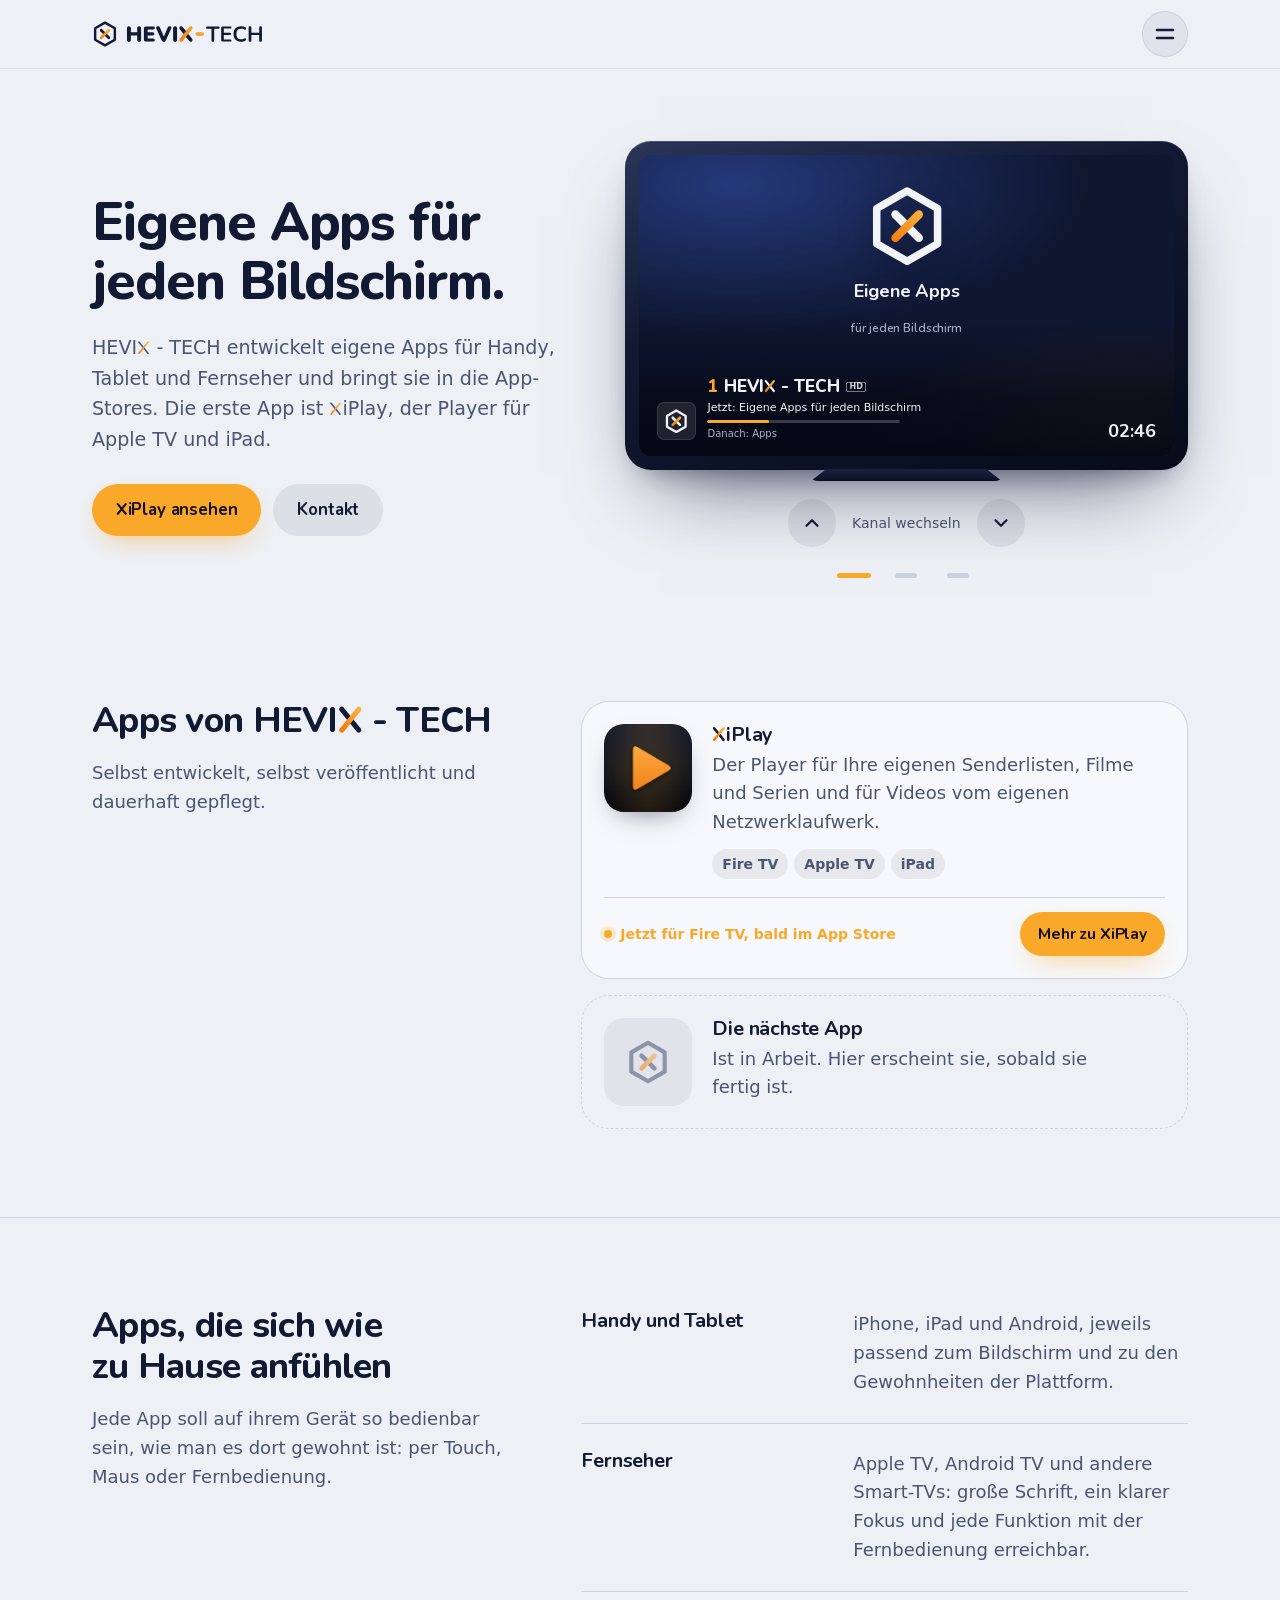
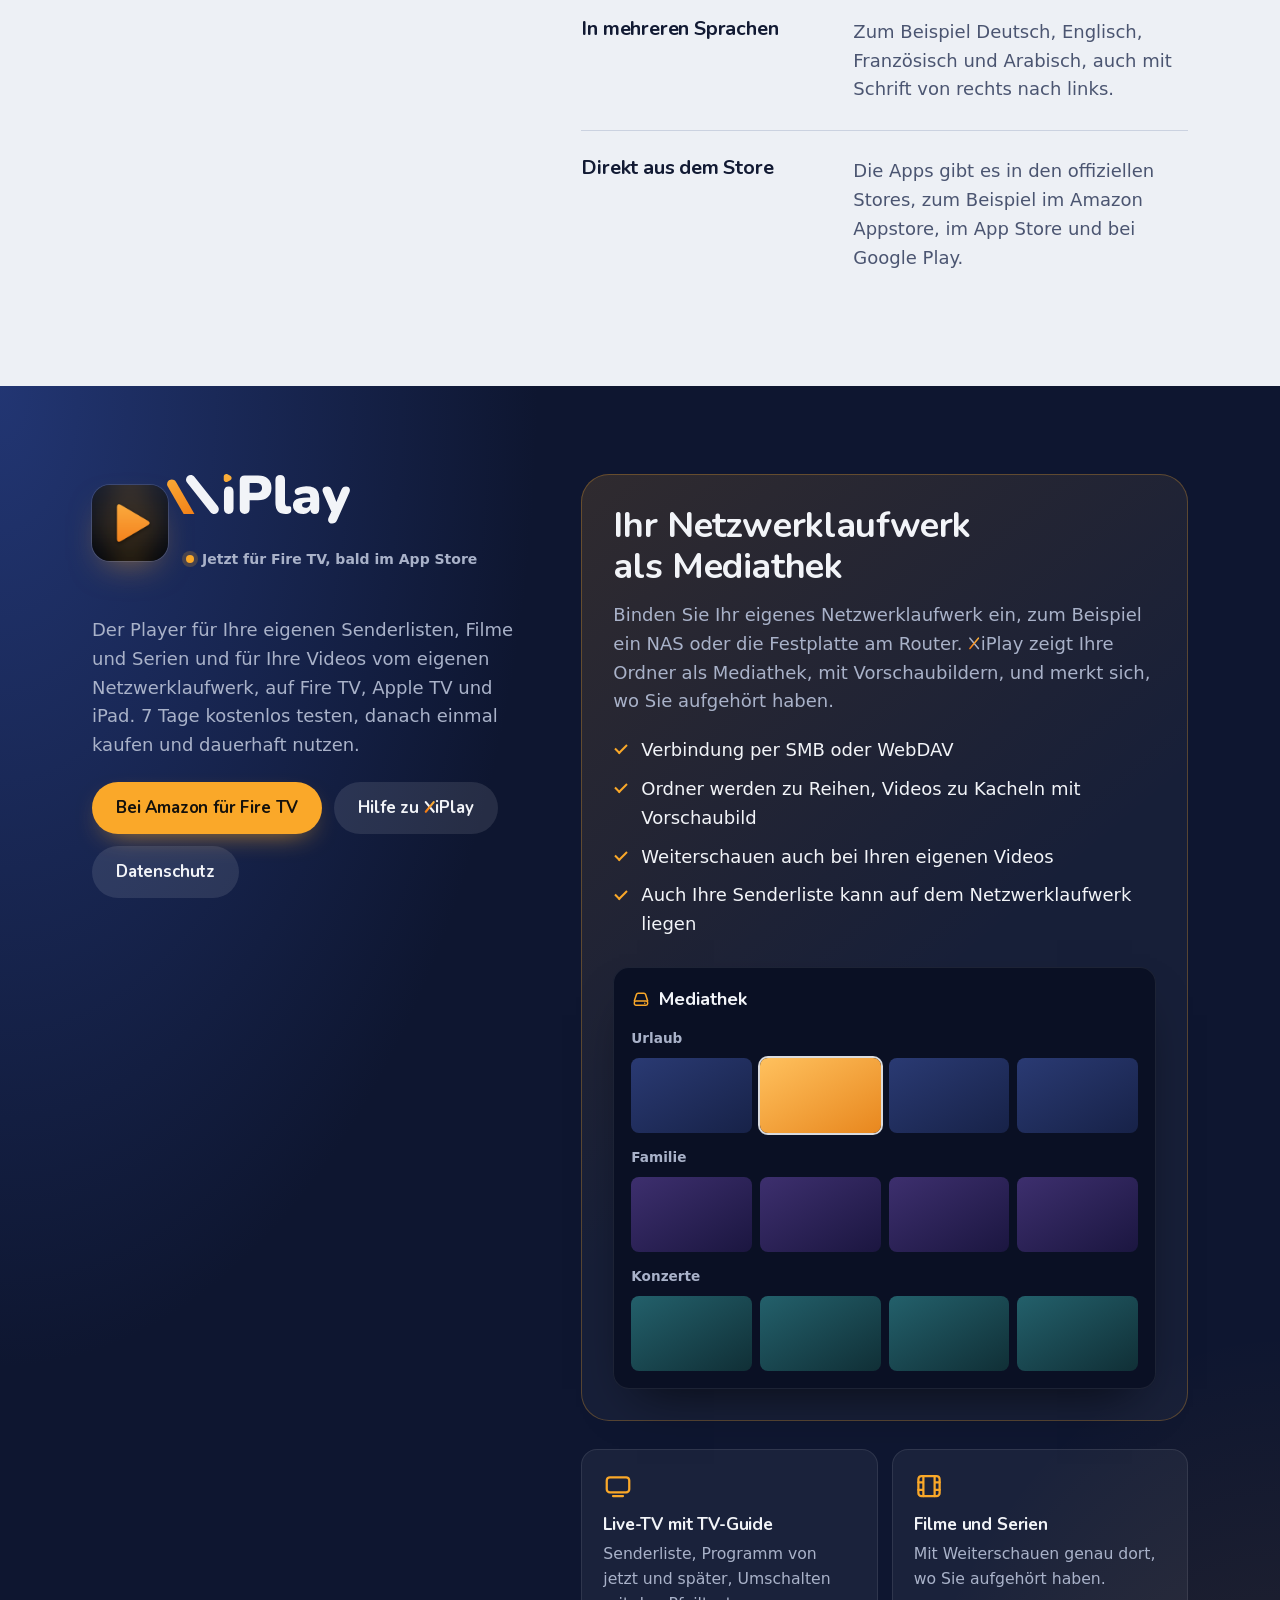
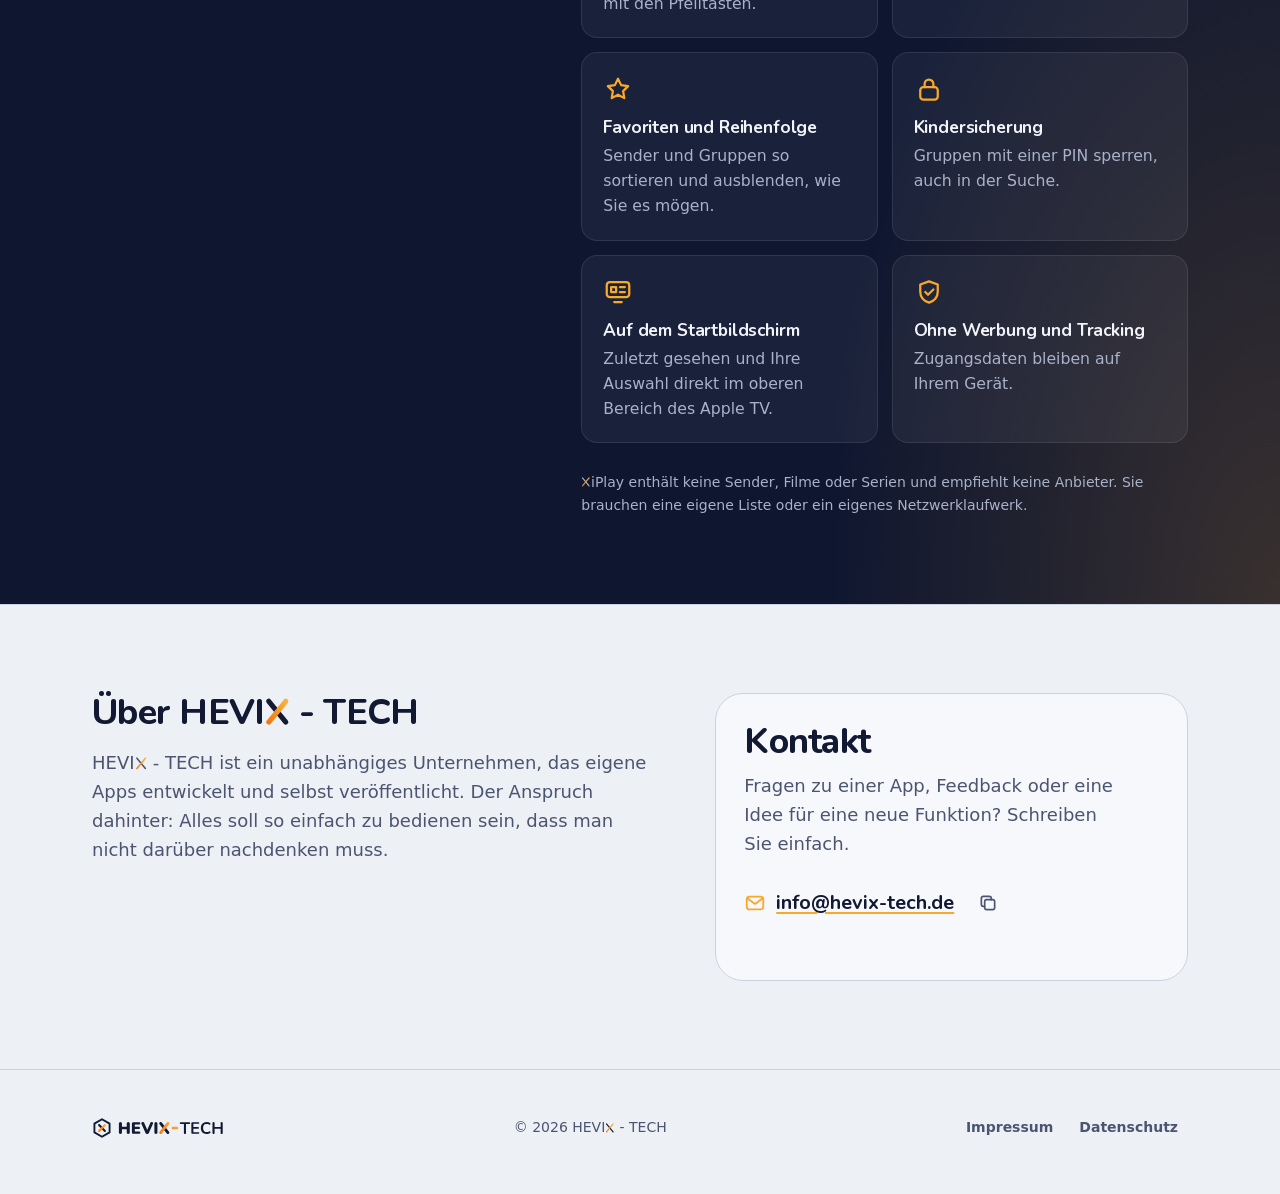
<file: index.html>
<!doctype html>
<html lang="de">
<head>
<meta charset="utf-8">
<meta name="viewport" content="width=device-width, initial-scale=1, viewport-fit=cover">
<title>HEVIX - TECH – Eigene Apps für jeden Bildschirm</title>
<meta name="description" content="HEVIX - TECH entwickelt eigene Apps für Handy, Tablet und Fernseher und veröffentlicht sie in den App-Stores. Die erste App: XiPlay für Fire TV, Apple TV und iPad.">
<link rel="canonical" href="https://hevix-tech.de/">
<meta name="theme-color" content="#EDF0F5" media="(prefers-color-scheme: light)">
<meta name="theme-color" content="#0A0F22" media="(prefers-color-scheme: dark)">
<meta property="og:type" content="website">
<meta property="og:locale" content="de_DE">
<meta property="og:url" content="https://hevix-tech.de/">
<meta property="og:title" content="HEVIX - TECH">
<meta property="og:description" content="Eigene Apps für jeden Bildschirm.">
<meta property="og:image" content="https://hevix-tech.de/assets/og-image.png">
<link rel="icon" href="/favicon.svg" type="image/svg+xml">
<link rel="apple-touch-icon" href="/apple-touch-icon.png">
<link rel="preload" href="/assets/fonts/nunito-latin.woff2" as="font" type="font/woff2" crossorigin>
<link rel="stylesheet" href="/assets/site.css?v=16">
<script>document.documentElement.classList.add("js")</script>
<script src="/assets/vendor/gsap.min.js" defer></script>
<script src="/assets/site.js?v=10" defer></script>
</head>
<body>
<svg width="0" height="0" style="position:absolute" aria-hidden="true" focusable="false">
  <defs><linearGradient id="hxg" x1="0" y1="1" x2="1" y2="0"><stop offset="0" stop-color="#F27A12"/><stop offset="1" stop-color="#FBB13C"/></linearGradient><linearGradient id="xpg" gradientUnits="userSpaceOnUse" gradientTransform="matrix(110.409 0 0 96.574 -0.003 0.000)" x1="0" y1="1" x2="1" y2="0"><stop offset="0" stop-color="#F27A12"/><stop offset="1" stop-color="#FBB13C"/></linearGradient><filter id="xp-blur" x="-2" y="-2" width="5" height="5"><feGaussianBlur stdDeviation="9"/></filter><clipPath id="xp-ground" clipPathUnits="userSpaceOnUse"><rect x="-400" y="-400" width="1200" height="497"/></clipPath></defs>
  <symbol id="mark" viewBox="0 0 48 48">
    <path d="M24 3 42.19 13.5V34.5L24 45 5.81 34.5V13.5Z" fill="none" stroke="currentColor" stroke-width="4.5" stroke-linejoin="round"/>
    <path fill="currentColor" d="M18.77 15.23L32.77 29.23C33.74 30.21 33.74 31.79 32.77 32.77C31.79 33.74 30.21 33.74 29.23 32.77L15.23 18.77C14.26 17.79 14.26 16.21 15.23 15.23C16.21 14.26 17.79 14.26 18.77 15.23Z"/><path fill="url(#hxg)" d="M15.23 29.23L29.23 15.23C30.21 14.26 31.79 14.26 32.77 15.23C33.74 16.21 33.74 17.79 32.77 18.77L18.77 32.77C17.79 33.74 16.21 33.74 15.23 32.77C14.26 31.79 14.26 30.21 15.23 29.23Z"/>
  </symbol>
  <symbol id="logo" viewBox="0 0 318 48">
    <use href="#mark" width="48" height="48"/>
    <path fill="currentColor" d="M68.21 38.37Q66.45 38.37 65.50 37.39Q64.55 36.42 64.55 34.63L64.55 13.37Q64.55 11.57 65.50 10.60Q66.45 9.63 68.21 9.63Q69.97 9.63 70.91 10.60Q71.84 11.57 71.84 13.37L71.84 20.81L83.39 20.81L83.39 13.37Q83.39 11.57 84.34 10.60Q85.29 9.63 87.05 9.63Q88.81 9.63 89.75 10.60Q90.68 11.57 90.68 13.37L90.68 34.63Q90.68 36.42 89.75 37.39Q88.81 38.37 87.05 38.37Q85.29 38.37 84.34 37.39Q83.39 36.42 83.39 34.63L83.39 26.81L71.84 26.81L71.84 34.63Q71.84 36.42 70.93 37.39Q70.01 38.37 68.21 38.37ZM99.58 38Q97.73 38 96.76 37.03Q95.78 36.05 95.78 34.21L95.78 13.79Q95.78 11.95 96.76 10.97Q97.73 10 99.58 10L113.07 10Q114.47 10 115.19 10.72Q115.92 11.44 115.92 12.80Q115.92 14.17 115.19 14.90Q114.47 15.62 113.07 15.62L102.75 15.62L102.75 20.97L112.17 20.97Q113.58 20.97 114.30 21.69Q115.02 22.41 115.02 23.78Q115.02 25.15 114.30 25.87Q113.58 26.59 112.17 26.59L102.75 26.59L102.75 32.38L113.07 32.38Q114.47 32.38 115.19 33.10Q115.92 33.81 115.92 35.19Q115.92 36.56 115.19 37.28Q114.47 38 113.07 38ZM132.47 38.37Q131 38.37 130.05 37.72Q129.10 37.07 128.48 35.70L118.85 14.50Q118.21 13.08 118.46 11.98Q118.71 10.89 119.59 10.26Q120.47 9.63 121.75 9.63Q123.38 9.63 124.21 10.34Q125.04 11.06 125.61 12.45L133.71 31.22L131.49 31.22L139.60 12.41Q140.19 11.03 141.02 10.33Q141.86 9.63 143.39 9.63Q144.62 9.63 145.43 10.26Q146.25 10.89 146.47 11.98Q146.69 13.08 146.05 14.50L136.42 35.70Q135.81 37.07 134.90 37.72Q133.99 38.37 132.47 38.37ZM153.41 38.37Q151.64 38.37 150.69 37.39Q149.75 36.42 149.75 34.63L149.75 13.37Q149.75 11.57 150.69 10.60Q151.64 9.63 153.41 9.63Q155.17 9.63 156.10 10.60Q157.04 11.57 157.04 13.37L157.04 34.63Q157.04 36.42 156.12 37.39Q155.21 38.37 153.41 38.37ZM167.51 10.94L184.84 32.75C186.03 34.25 185.78 36.43 184.29 37.62C182.79 38.81 180.61 38.56 179.42 37.06L162.09 15.25C160.90 13.75 161.14 11.57 162.64 10.38C164.14 9.19 166.32 9.44 167.51 10.94ZM223.10 38.32Q221.87 38.32 221.22 37.62Q220.56 36.93 220.56 35.70L220.56 14.25L212.82 14.25Q211.78 14.25 211.21 13.67Q210.63 13.10 210.63 12.10Q210.63 11.07 211.21 10.54Q211.78 10 212.82 10L233.39 10Q234.42 10 235 10.54Q235.57 11.07 235.57 12.10Q235.57 13.10 235 13.67Q234.42 14.25 233.39 14.25L225.64 14.25L225.64 35.70Q225.64 36.93 225.01 37.62Q224.37 38.32 223.10 38.32ZM241.17 38Q239.86 38 239.17 37.30Q238.47 36.61 238.47 35.30L238.47 12.70Q238.47 11.39 239.17 10.70Q239.86 10 241.17 10L255.35 10Q256.34 10 256.88 10.52Q257.42 11.03 257.42 11.99Q257.42 12.98 256.88 13.51Q256.34 14.05 255.35 14.05L243.36 14.05L243.36 21.76L254.48 21.76Q255.51 21.76 256.03 22.27Q256.54 22.79 256.54 23.78Q256.54 24.77 256.03 25.29Q255.51 25.81 254.48 25.81L243.36 25.81L243.36 33.95L255.35 33.95Q256.34 33.95 256.88 34.47Q257.42 34.98 257.42 35.97Q257.42 36.97 256.88 37.48Q256.34 38 255.35 38ZM275.17 38.40Q270.80 38.40 267.68 36.63Q264.57 34.86 262.90 31.63Q261.23 28.39 261.23 23.98Q261.23 20.68 262.18 18.04Q263.14 15.40 264.92 13.51Q266.71 11.63 269.31 10.62Q271.91 9.60 275.17 9.60Q277.35 9.60 279.46 10.16Q281.56 10.71 283.15 11.75Q283.99 12.26 284.27 13Q284.54 13.73 284.38 14.43Q284.23 15.12 283.73 15.60Q283.23 16.08 282.50 16.14Q281.76 16.20 280.89 15.64Q279.66 14.85 278.23 14.49Q276.80 14.13 275.33 14.13Q272.51 14.13 270.56 15.28Q268.62 16.43 267.62 18.62Q266.63 20.80 266.63 23.98Q266.63 27.12 267.62 29.34Q268.62 31.57 270.56 32.72Q272.51 33.87 275.33 33.87Q276.84 33.87 278.31 33.49Q279.78 33.11 281.09 32.32Q281.96 31.80 282.66 31.86Q283.35 31.92 283.83 32.36Q284.31 32.80 284.46 33.45Q284.62 34.11 284.38 34.80Q284.15 35.50 283.43 36.01Q281.84 37.17 279.64 37.78Q277.43 38.40 275.17 38.40ZM291.69 38.32Q290.46 38.32 289.81 37.62Q289.15 36.93 289.15 35.70L289.15 12.30Q289.15 11.03 289.81 10.36Q290.46 9.68 291.69 9.68Q292.92 9.68 293.58 10.36Q294.23 11.03 294.23 12.30L294.23 21.68L308.65 21.68L308.65 12.30Q308.65 11.03 309.31 10.36Q309.96 9.68 311.19 9.68Q312.42 9.68 313.08 10.36Q313.73 11.03 313.73 12.30L313.73 35.70Q313.73 36.93 313.08 37.62Q312.42 38.32 311.19 38.32Q309.96 38.32 309.31 37.62Q308.65 36.93 308.65 35.70L308.65 25.93L294.23 25.93L294.23 35.70Q294.23 36.93 293.60 37.62Q292.96 38.32 291.69 38.32Z"/><path fill="url(#hxg)" d="M162.09 32.75L179.42 10.94C180.61 9.44 182.79 9.19 184.29 10.38C185.78 11.57 186.03 13.75 184.84 15.25L167.51 37.06C166.32 38.56 164.14 38.81 162.64 37.62C161.14 36.43 160.90 34.25 162.09 32.75ZM206.98 24L206.98 24C206.98 22.27 205.57 20.87 203.84 20.87L194.23 20.87C192.49 20.87 191.09 22.27 191.09 24L191.09 24C191.09 25.73 192.49 27.13 194.23 27.13L203.84 27.13C205.57 27.13 206.98 25.73 206.98 24Z"/>
  </symbol>
  <symbol id="bx" viewBox="0 0 97 100" overflow="visible"><line x1="15" y1="9" x2="82" y2="91" stroke="currentColor" stroke-linecap="round"/><line x1="15" y1="91" x2="82" y2="9" style="stroke: var(--bx-slash, url(#hxg))" stroke-linecap="round"/></symbol>
  <symbol id="chev" viewBox="0 0 24 24"><path d="M6 15l6-6 6 6" fill="none" stroke="currentColor" stroke-width="2.4" stroke-linecap="round" stroke-linejoin="round"/></symbol>
  <symbol id="mail" viewBox="0 0 24 24"><g fill="none" stroke="currentColor" stroke-width="2" stroke-linecap="round" stroke-linejoin="round"><rect x="3" y="5" width="18" height="14" rx="3"/><path d="m4 7 8 6 8-6"/></g></symbol>
  <symbol id="copy" viewBox="0 0 24 24"><g fill="none" stroke="currentColor" stroke-width="2" stroke-linecap="round" stroke-linejoin="round"><rect x="8" y="8" width="12" height="12" rx="2.5"/><path d="M16 8V6.5A2.5 2.5 0 0 0 13.5 4h-7A2.5 2.5 0 0 0 4 6.5v7A2.5 2.5 0 0 0 6.5 16H8"/></g></symbol>
  <symbol id="check" viewBox="0 0 24 24"><path d="M5 12.5 10 17 19 7" fill="none" stroke="currentColor" stroke-width="2.4" stroke-linecap="round" stroke-linejoin="round"/></symbol>
  <symbol id="i-tv" viewBox="0 0 24 24"><g fill="none" stroke="currentColor" stroke-width="1.8" stroke-linecap="round" stroke-linejoin="round"><rect x="3" y="5" width="18" height="12" rx="2.5"/><path d="M8 20h8"/></g></symbol>
  <symbol id="i-film" viewBox="0 0 24 24"><g fill="none" stroke="currentColor" stroke-width="1.8" stroke-linecap="round" stroke-linejoin="round"><rect x="3.5" y="4" width="17" height="16" rx="2.5"/><path d="M7.5 4v16M16.5 4v16M3.5 9h4M3.5 15h4M16.5 9h4M16.5 15h4"/></g></symbol>
  <symbol id="i-star" viewBox="0 0 24 24"><path d="m12 3.8 2.5 5.1 5.6.8-4 4 .9 5.6L12 16.6l-5 2.7.9-5.6-4-4 5.6-.8Z" fill="none" stroke="currentColor" stroke-width="1.8" stroke-linejoin="round"/></symbol>
  <symbol id="i-lock" viewBox="0 0 24 24"><g fill="none" stroke="currentColor" stroke-width="1.8" stroke-linecap="round" stroke-linejoin="round"><rect x="5" y="10.5" width="14" height="10" rx="2.5"/><path d="M8.5 10.5V8a3.5 3.5 0 0 1 7 0v2.5"/></g></symbol>
  <symbol id="i-drive" viewBox="0 0 24 24"><g fill="none" stroke="currentColor" stroke-width="1.8" stroke-linecap="round" stroke-linejoin="round"><path d="M4 14.5 6.6 6.3A2 2 0 0 1 8.5 5h7a2 2 0 0 1 1.9 1.3L20 14.5"/><rect x="4" y="14.5" width="16" height="5" rx="2"/><path d="M16.5 17h.01"/></g></symbol>
  <symbol id="i-shield" viewBox="0 0 24 24"><g fill="none" stroke="currentColor" stroke-width="1.8" stroke-linecap="round" stroke-linejoin="round"><path d="M12 3.5 19 6v5.5c0 4.2-2.9 7.6-7 9-4.1-1.4-7-4.8-7-9V6Z"/><path d="m9 12 2.2 2.2L15.5 10"/></g></symbol>
  <symbol id="i-home" viewBox="0 0 24 24"><g fill="none" stroke="currentColor" stroke-width="1.8" stroke-linecap="round" stroke-linejoin="round"><rect x="3" y="4" width="18" height="12" rx="2.5"/><path d="M6.5 8h4v4h-4zM13.5 8h4M13.5 12h4M9 20h6"/></g></symbol>
  <symbol id="menu" viewBox="0 0 24 24"><path d="M4 7h16M4 12h16M4 17h16" fill="none" stroke="currentColor" stroke-width="2.2" stroke-linecap="round"/></symbol>
</svg>

<a class="skip" href="#inhalt">Zum Inhalt springen</a>

<header class="site-header">
  <div class="wrap">
    <a class="brand" href="/" aria-label="HEVIX - TECH, zur Startseite"><svg viewBox="0 0 318 48" aria-hidden="true"><use href="#logo"/></svg></a>
    <nav aria-label="Hauptmenü">
      <details class="menu">
        <summary><svg class="menu-icon" viewBox="0 0 24 24" aria-hidden="true"><defs><linearGradient id="mxg" gradientUnits="userSpaceOnUse" x1="4" y1="12" x2="20" y2="12"><stop offset="0" stop-color="#F27A12"/><stop offset="1" stop-color="#FBB13C"/></linearGradient></defs><line class="l1" x1="4" y1="12" x2="20" y2="12"/><line class="l2" x1="4" y1="12" x2="20" y2="12"/></svg><span class="sr-only">Menü</span></summary>
        <ul>
          <li><a href="#apps">Apps</a></li>
          <li><a href="#xiplay"><span translate="no"><span class="bxw"><svg class="bx" viewBox="0 0 97 100" aria-hidden="true"><use href="#bx"/></svg><span class="sr-only">X</span>iPlay</span></span></a></li>
          <li class="sep"><a href="#ueber"><span>Über <span translate="no"><span class="bxw">HEVI<svg class="bx" viewBox="0 0 97 100" aria-hidden="true"><use href="#bx"/></svg><span class="sr-only">X</span></span>&nbsp;-&nbsp;TECH</span></span></a></li>
          <li><a href="#kontakt">Kontakt</a></li>
          <li><a href="/impressum.html">Impressum</a></li>
          <li><a href="/datenschutz.html">Datenschutz</a></li>
        </ul>
      </details>
    </nav>
  </div>
</header>

<main id="inhalt">
  <section class="hero" aria-labelledby="titel">
    <div class="wrap">
      <div class="hero-text">
        <h1 id="titel">Eigene Apps für jeden Bildschirm.</h1>
        <p class="lead"><span translate="no"><span class="bxw">HEVI<svg class="bx" viewBox="0 0 97 100" aria-hidden="true"><use href="#bx"/></svg><span class="sr-only">X</span></span>&nbsp;-&nbsp;TECH</span> entwickelt eigene Apps für Handy, Tablet und Fernseher und bringt sie in die App-Stores. Die erste App ist <span translate="no"><span class="bxw"><svg class="bx" viewBox="0 0 97 100" aria-hidden="true"><use href="#bx"/></svg><span class="sr-only">X</span>iPlay</span></span>, der Player für Apple&nbsp;TV und iPad.</p>
        <div class="actions">
          <a class="btn btn-primary" href="#xiplay"><span><span translate="no"><span class="bxw"><svg class="bx" viewBox="0 0 97 100" aria-hidden="true"><use href="#bx"/></svg><span class="sr-only">X</span>iPlay</span></span> ansehen</span></a>
          <a class="btn btn-quiet" href="#kontakt">Kontakt</a>
        </div>
      </div>

      <figure class="tv">
        <div class="tv-bezel">
          <div class="tv-screen" tabindex="0" role="group" aria-roledescription="Fernseher"
               aria-label="Fernseher mit drei Kanälen. Mit den Pfeiltasten nach oben und unten wechseln Sie den Kanal.">
            <div class="channel ch-home" data-channel="0">
              <svg viewBox="0 0 48 48" aria-hidden="true"><use href="#mark"/></svg>
              <p>Eigene Apps</p>
              <p class="sub">für jeden Bildschirm</p>
            </div>

            <div class="channel" data-channel="1" hidden aria-hidden="true">
              <div class="mini-devices">
                <div class="dev dev-phone"><i class="h"></i><i></i><i></i><i class="o"></i></div>
                <div class="dev dev-tablet"><i class="h"></i><span><i></i><i></i></span><i></i></div>
                <div class="dev dev-tv"><div class="mini-row"><i></i><i></i><i></i><i></i></div></div>
              </div>
            </div>

            <div class="channel ch-zapp" data-channel="2" hidden aria-hidden="true">
              <img src="/assets/zapp-icon.png" srcset="/assets/zapp-icon@2x.png 2x" alt="" width="192" height="192">
              <p class="wordmark"><svg class="xp-logo" viewBox="0 0 397 120" role="img" aria-label="XiPlay"><path fill="#F2F4F8" d="M20.24 6.70L77.03 78.16C80.93 83.07 80.11 90.21 75.21 94.11C70.30 98.01 63.16 97.19 59.26 92.29L2.46 20.83C-1.44 15.92 -0.62 8.78 4.29 4.88C9.20 0.98 16.34 1.80 20.24 6.70ZM103.41 96.53Q97.85 96.53 94.85 93.27Q91.86 90.02 91.86 83.94L91.86 42.74Q91.86 36.62 94.85 33.39Q97.85 30.16 103.41 30.16Q108.98 30.16 112 33.39Q115.02 36.62 115.02 42.74L115.02 83.94Q115.02 90.02 112.07 93.27Q109.11 96.53 103.41 96.53ZM142.08 96.58Q136.30 96.58 133.20 93.38Q130.09 90.19 130.09 84.41L130.09 15.74Q130.09 9.83 133.26 6.73Q136.43 3.62 142.21 3.62L174.23 3.62Q189.83 3.62 198.32 11.63Q206.81 19.63 206.81 33.67Q206.81 47.70 198.32 55.73Q189.83 63.76 174.23 63.76L153.98 63.76L153.98 84.41Q153.98 90.19 150.98 93.38Q147.99 96.58 142.08 96.58ZM153.98 45.38L169.97 45.38Q176.82 45.38 180.42 42.45Q184.02 39.52 184.02 33.67Q184.02 27.73 180.42 24.87Q176.82 22 169.97 22L153.98 22ZM240.76 96.84Q228.21 96.84 222.29 90.11Q216.37 83.39 216.37 69.84L216.37 14.11Q216.37 8.41 219.37 5.41Q222.36 2.42 227.93 2.42Q233.49 2.42 236.51 5.41Q239.53 8.41 239.53 14.11L239.53 69.14Q239.53 73.88 241.45 76.08Q243.36 78.28 246.30 78.28Q247.26 78.28 248.25 78.09Q249.25 77.90 250.32 77.85Q252.64 77.76 253.71 79.45Q254.78 81.15 254.78 86.42Q254.78 90.91 252.98 93.19Q251.18 95.47 247.44 96.20Q246.38 96.33 244.41 96.58Q242.44 96.84 240.76 96.84ZM283.90 96.84Q276.51 96.84 270.81 94.08Q265.12 91.33 261.94 86.57Q258.76 81.81 258.76 75.75Q258.76 68.72 262.40 64.67Q266.05 60.61 274.16 58.83Q282.28 57.05 295.66 57.05L302.83 57.05L302.83 68L295.62 68Q290.54 68 287.26 68.74Q283.99 69.48 282.43 70.95Q280.87 72.42 280.87 74.80Q280.87 77.85 282.99 79.79Q285.11 81.74 289.20 81.74Q292.41 81.74 294.94 80.30Q297.47 78.87 299.01 76.31Q300.54 73.75 300.54 70.36L300.54 55.31Q300.54 50.55 298.18 48.64Q295.81 46.73 289.96 46.73Q286.77 46.73 282.91 47.44Q279.05 48.14 274.15 49.94Q270.68 51.19 268.17 50.30Q265.66 49.40 264.33 47.24Q262.99 45.07 263.04 42.45Q263.08 39.84 264.70 37.45Q266.32 35.06 269.79 33.82Q275.94 31.52 281.27 30.68Q286.59 29.85 290.98 29.85Q301.68 29.85 308.60 32.92Q315.53 35.99 318.98 42.32Q322.43 48.65 322.43 58.51L322.43 84.84Q322.43 90.54 319.69 93.56Q316.94 96.58 311.72 96.58Q306.50 96.58 303.69 93.56Q300.89 90.54 300.89 84.84L300.89 81.50L301.68 83.25Q301.02 87.39 298.64 90.41Q296.26 93.44 292.52 95.14Q288.78 96.84 283.90 96.84ZM353.53 120Q349.58 120 347.06 117.92Q344.53 115.84 343.95 112.46Q343.38 109.07 345.13 105.26L353.81 86.44L353.81 95.70L331.54 44.90Q329.87 40.96 330.47 37.61Q331.07 34.27 333.92 32.19Q336.76 30.11 341.69 30.11Q345.85 30.11 348.37 32.02Q350.90 33.92 353 39.44L366.08 73.24L361.68 73.24L375.40 39.23Q377.49 34.01 380.19 32.06Q382.89 30.11 387.39 30.11Q391.25 30.11 393.61 32.19Q395.97 34.27 396.52 37.59Q397.08 40.91 395.28 44.85L365.73 111.26Q363.46 116.40 360.64 118.20Q357.81 120 353.53 120Z"/><g clip-path="url(#xp-ground)"><path class="xp-bar" fill="url(#xpg)" d="M2.46 78.16L59.26 6.70C63.16 1.80 70.30 0.98 75.21 4.88C80.11 8.78 80.93 15.92 77.03 20.83L20.24 92.29C16.34 97.19 9.20 98.01 4.29 94.11C-0.62 90.21 -1.44 83.07 2.46 78.16Z"/></g><g class="xp-pm"><g class="xp-pr"><g class="xp-ps"><path class="xp-glow" fill="#F27A12" filter="url(#xp-blur)" opacity="0" d="M91.34 9.80L91.34 6.23C91.34 2.79 94.12 0 97.56 0C98.60 0 99.61 0.26 100.52 0.75L107.13 4.32C110.16 5.95 111.29 9.73 109.66 12.76C109.08 13.82 108.20 14.70 107.13 15.28L100.52 18.85C97.50 20.48 93.72 19.35 92.08 16.33C91.59 15.42 91.34 14.40 91.34 13.37Z"/><path class="xp-play" fill="url(#xpg)" d="M91.34 9.80L91.34 6.23C91.34 2.79 94.12 0 97.56 0C98.60 0 99.61 0.26 100.52 0.75L107.13 4.32C110.16 5.95 111.29 9.73 109.66 12.76C109.08 13.82 108.20 14.70 107.13 15.28L100.52 18.85C97.50 20.48 93.72 19.35 92.08 16.33C91.59 15.42 91.34 14.40 91.34 13.37Z"/></g></g></g></svg></p>
              <p class="sub">Jetzt für Fire&nbsp;TV</p>
            </div>

            <div class="infobar" aria-hidden="true">
              <div class="ib-logo"><svg viewBox="0 0 48 48"><use href="#mark"/></svg></div>
              <div>
                <div class="ib-title"><span class="ib-num">1</span><span class="ib-name"><span translate="no"><span class="bxw">HEVI<svg class="bx" viewBox="0 0 97 100" aria-hidden="true"><use href="#bx"/></svg><span class="sr-only">X</span></span>&nbsp;-&nbsp;TECH</span></span><span class="ib-badge">HD</span></div>
                <p class="ib-now">Jetzt: Eigene Apps für jeden Bildschirm</p>
                <div class="ib-bar"><i></i></div>
                <p class="ib-next">Danach: Apps</p>
              </div>
              <time class="ib-clock">--:--</time>
            </div>

            <div class="tv-static" aria-hidden="true"></div>
            <div class="tv-power" aria-hidden="true"></div>
          </div>
        </div>
        <div class="tv-stand" aria-hidden="true"></div>

        <div class="remote">
          <button class="remote-btn" type="button" data-zap="1" aria-label="Nächster Kanal"><svg aria-hidden="true"><use href="#chev"/></svg></button>
          <span class="remote-label">Kanal wechseln</span>
          <button class="remote-btn" type="button" data-zap="-1" aria-label="Vorheriger Kanal"><svg aria-hidden="true" style="transform:rotate(180deg)"><use href="#chev"/></svg></button>
        </div>
        <ul class="channel-list" aria-label="Kanäle"></ul>
        <figcaption class="sr-only" aria-live="polite" id="kanal-ansage">Kanal 1: <span translate="no"><span class="bxw">HEVI<svg class="bx" viewBox="0 0 97 100" aria-hidden="true"><use href="#bx"/></svg><span class="sr-only">X</span></span>&nbsp;-&nbsp;TECH</span></figcaption>
      </figure>
    </div>
  </section>

  <section class="section shelf-section" id="apps" aria-labelledby="apps-titel">
    <div class="wrap split">
      <div class="head shelf-head">
        <h2 id="apps-titel">Apps von <span translate="no"><span class="bxw">HEVI<svg class="bx" viewBox="0 0 97 100" aria-hidden="true"><use href="#bx"/></svg><span class="sr-only">X</span></span>&nbsp;-&nbsp;TECH</span></h2>
        <p>Selbst entwickelt, selbst veröffentlicht und dauerhaft gepflegt.</p>
      </div>
      <ul class="shelf">
        <li class="app-card">
          <img src="/assets/zapp-icon.png" srcset="/assets/zapp-icon@2x.png 2x" alt="" width="88" height="88" loading="lazy" decoding="async">
          <div class="app-body">
            <h3 translate="no"><span class="bxw"><svg class="bx" viewBox="0 0 97 100" aria-hidden="true"><use href="#bx"/></svg><span class="sr-only">X</span>iPlay</span></h3>
            <p>Der Player für Ihre eigenen Senderlisten, Filme und Serien und für Videos vom eigenen Netzwerklaufwerk.</p>
            <ul class="chips" aria-label="Geräte"><li>Fire&nbsp;TV</li><li>Apple&nbsp;TV</li><li>iPad</li></ul>
          </div>
          <div class="app-foot">
            <span class="status">Jetzt für Fire&nbsp;TV, bald im App Store</span>
            <a class="btn btn-primary btn-small" href="#xiplay"><span>Mehr zu <span translate="no"><span class="bxw"><svg class="bx" viewBox="0 0 97 100" aria-hidden="true"><use href="#bx"/></svg><span class="sr-only">X</span>iPlay</span></span></span></a>
          </div>
        </li>
        <li class="app-card app-next" aria-label="Die nächste App ist in Arbeit">
          <div class="next-icon" aria-hidden="true"><svg viewBox="0 0 48 48"><use href="#mark"/></svg></div>
          <div class="app-body">
            <h3>Die nächste App</h3>
            <p>Ist in Arbeit. Hier erscheint sie, sobald sie fertig ist.</p>
          </div>
        </li>
      </ul>
    </div>
  </section>

  <section class="section" id="prinzip" aria-labelledby="prinzip-titel">
    <div class="wrap split">
      <div class="head">
        <h2 id="prinzip-titel">Apps, die sich wie zu Hause anfühlen</h2>
        <p>Jede App soll auf ihrem Gerät so bedienbar sein, wie man es dort gewohnt ist: per Touch, Maus oder Fernbedienung.</p>
      </div>
      <ul class="points">
        <li><h3>Handy und Tablet</h3><p>iPhone, iPad und Android, jeweils passend zum Bildschirm und zu den Gewohnheiten der Plattform.</p></li>
        <li><h3>Fernseher</h3><p>Apple&nbsp;TV, Android&nbsp;TV und andere Smart-TVs: große Schrift, ein klarer Fokus und jede Funktion mit der Fernbedienung erreichbar.</p></li>
        <li><h3>In mehreren Sprachen</h3><p>Zum Beispiel Deutsch, Englisch, Französisch und Arabisch, auch mit Schrift von rechts nach links.</p></li>
        <li><h3>Direkt aus dem Store</h3><p>Die Apps gibt es in den offiziellen Stores, zum Beispiel im Amazon Appstore, im App Store und bei Google Play.</p></li>
      </ul>
    </div>
  </section>

  <section class="section zapp-band" id="xiplay" aria-labelledby="zapp-titel">
    <div class="wrap split">
      <div class="head zapp-top">
        <div class="zapp-id">
          <img src="/assets/zapp-icon.png" srcset="/assets/zapp-icon@2x.png 2x" alt="App-Symbol von XiPlay" width="76" height="76" loading="lazy" decoding="async">
          <div>
            <h2 id="zapp-titel" class="wordmark"><svg class="xp-logo" viewBox="0 0 397 120" role="img" aria-label="XiPlay"><path fill="#F2F4F8" d="M20.24 6.70L77.03 78.16C80.93 83.07 80.11 90.21 75.21 94.11C70.30 98.01 63.16 97.19 59.26 92.29L2.46 20.83C-1.44 15.92 -0.62 8.78 4.29 4.88C9.20 0.98 16.34 1.80 20.24 6.70ZM103.41 96.53Q97.85 96.53 94.85 93.27Q91.86 90.02 91.86 83.94L91.86 42.74Q91.86 36.62 94.85 33.39Q97.85 30.16 103.41 30.16Q108.98 30.16 112 33.39Q115.02 36.62 115.02 42.74L115.02 83.94Q115.02 90.02 112.07 93.27Q109.11 96.53 103.41 96.53ZM142.08 96.58Q136.30 96.58 133.20 93.38Q130.09 90.19 130.09 84.41L130.09 15.74Q130.09 9.83 133.26 6.73Q136.43 3.62 142.21 3.62L174.23 3.62Q189.83 3.62 198.32 11.63Q206.81 19.63 206.81 33.67Q206.81 47.70 198.32 55.73Q189.83 63.76 174.23 63.76L153.98 63.76L153.98 84.41Q153.98 90.19 150.98 93.38Q147.99 96.58 142.08 96.58ZM153.98 45.38L169.97 45.38Q176.82 45.38 180.42 42.45Q184.02 39.52 184.02 33.67Q184.02 27.73 180.42 24.87Q176.82 22 169.97 22L153.98 22ZM240.76 96.84Q228.21 96.84 222.29 90.11Q216.37 83.39 216.37 69.84L216.37 14.11Q216.37 8.41 219.37 5.41Q222.36 2.42 227.93 2.42Q233.49 2.42 236.51 5.41Q239.53 8.41 239.53 14.11L239.53 69.14Q239.53 73.88 241.45 76.08Q243.36 78.28 246.30 78.28Q247.26 78.28 248.25 78.09Q249.25 77.90 250.32 77.85Q252.64 77.76 253.71 79.45Q254.78 81.15 254.78 86.42Q254.78 90.91 252.98 93.19Q251.18 95.47 247.44 96.20Q246.38 96.33 244.41 96.58Q242.44 96.84 240.76 96.84ZM283.90 96.84Q276.51 96.84 270.81 94.08Q265.12 91.33 261.94 86.57Q258.76 81.81 258.76 75.75Q258.76 68.72 262.40 64.67Q266.05 60.61 274.16 58.83Q282.28 57.05 295.66 57.05L302.83 57.05L302.83 68L295.62 68Q290.54 68 287.26 68.74Q283.99 69.48 282.43 70.95Q280.87 72.42 280.87 74.80Q280.87 77.85 282.99 79.79Q285.11 81.74 289.20 81.74Q292.41 81.74 294.94 80.30Q297.47 78.87 299.01 76.31Q300.54 73.75 300.54 70.36L300.54 55.31Q300.54 50.55 298.18 48.64Q295.81 46.73 289.96 46.73Q286.77 46.73 282.91 47.44Q279.05 48.14 274.15 49.94Q270.68 51.19 268.17 50.30Q265.66 49.40 264.33 47.24Q262.99 45.07 263.04 42.45Q263.08 39.84 264.70 37.45Q266.32 35.06 269.79 33.82Q275.94 31.52 281.27 30.68Q286.59 29.85 290.98 29.85Q301.68 29.85 308.60 32.92Q315.53 35.99 318.98 42.32Q322.43 48.65 322.43 58.51L322.43 84.84Q322.43 90.54 319.69 93.56Q316.94 96.58 311.72 96.58Q306.50 96.58 303.69 93.56Q300.89 90.54 300.89 84.84L300.89 81.50L301.68 83.25Q301.02 87.39 298.64 90.41Q296.26 93.44 292.52 95.14Q288.78 96.84 283.90 96.84ZM353.53 120Q349.58 120 347.06 117.92Q344.53 115.84 343.95 112.46Q343.38 109.07 345.13 105.26L353.81 86.44L353.81 95.70L331.54 44.90Q329.87 40.96 330.47 37.61Q331.07 34.27 333.92 32.19Q336.76 30.11 341.69 30.11Q345.85 30.11 348.37 32.02Q350.90 33.92 353 39.44L366.08 73.24L361.68 73.24L375.40 39.23Q377.49 34.01 380.19 32.06Q382.89 30.11 387.39 30.11Q391.25 30.11 393.61 32.19Q395.97 34.27 396.52 37.59Q397.08 40.91 395.28 44.85L365.73 111.26Q363.46 116.40 360.64 118.20Q357.81 120 353.53 120Z"/><g clip-path="url(#xp-ground)"><path class="xp-bar" fill="url(#xpg)" d="M2.46 78.16L59.26 6.70C63.16 1.80 70.30 0.98 75.21 4.88C80.11 8.78 80.93 15.92 77.03 20.83L20.24 92.29C16.34 97.19 9.20 98.01 4.29 94.11C-0.62 90.21 -1.44 83.07 2.46 78.16Z"/></g><g class="xp-pm"><g class="xp-pr"><g class="xp-ps"><path class="xp-glow" fill="#F27A12" filter="url(#xp-blur)" opacity="0" d="M91.34 9.80L91.34 6.23C91.34 2.79 94.12 0 97.56 0C98.60 0 99.61 0.26 100.52 0.75L107.13 4.32C110.16 5.95 111.29 9.73 109.66 12.76C109.08 13.82 108.20 14.70 107.13 15.28L100.52 18.85C97.50 20.48 93.72 19.35 92.08 16.33C91.59 15.42 91.34 14.40 91.34 13.37Z"/><path class="xp-play" fill="url(#xpg)" d="M91.34 9.80L91.34 6.23C91.34 2.79 94.12 0 97.56 0C98.60 0 99.61 0.26 100.52 0.75L107.13 4.32C110.16 5.95 111.29 9.73 109.66 12.76C109.08 13.82 108.20 14.70 107.13 15.28L100.52 18.85C97.50 20.48 93.72 19.35 92.08 16.33C91.59 15.42 91.34 14.40 91.34 13.37Z"/></g></g></g></svg></h2>
            <p class="status">Jetzt für Fire&nbsp;TV, bald im App Store</p>
          </div>
        </div>
        <div class="zapp-intro">
          <p>Der Player für Ihre eigenen Senderlisten, Filme und Serien und für Ihre Videos vom eigenen Netzwerklaufwerk, auf Fire&nbsp;TV, Apple&nbsp;TV und iPad. 7&nbsp;Tage kostenlos testen, danach einmal kaufen und dauerhaft nutzen.</p>
          <div class="actions">
            <a class="btn btn-primary" href="https://www.amazon.de/dp/B0HSQLFDFB" rel="noopener">Bei Amazon für Fire&nbsp;TV</a>
            <a class="btn btn-quiet" href="mailto:info@hevix-tech.de?subject=Hilfe%20zu%20XiPlay"><span>Hilfe zu <span translate="no"><span class="bxw"><svg class="bx" viewBox="0 0 97 100" aria-hidden="true"><use href="#bx"/></svg><span class="sr-only">X</span>iPlay</span></span></span></a>
            <a class="btn btn-quiet" href="/datenschutz.html#xiplay">Datenschutz</a>
          </div>
        </div>
      </div>

      <div class="band-body">
      <div class="nas">
        <div class="nas-text">
          <h3 class="nas-title">Ihr Netzwerklaufwerk als Mediathek</h3>
          <p>Binden Sie Ihr eigenes Netzwerklaufwerk ein, zum Beispiel ein NAS oder die Festplatte am Router. <span translate="no"><span class="bxw"><svg class="bx" viewBox="0 0 97 100" aria-hidden="true"><use href="#bx"/></svg><span class="sr-only">X</span>iPlay</span></span> zeigt Ihre Ordner als Mediathek, mit Vorschaubildern, und merkt sich, wo Sie aufgehört haben.</p>
          <ul class="nas-list">
            <li>Verbindung per SMB oder WebDAV</li>
            <li>Ordner werden zu Reihen, Videos zu Kacheln mit Vorschaubild</li>
            <li>Weiterschauen auch bei Ihren eigenen Videos</li>
            <li>Auch Ihre Senderliste kann auf dem Netzwerklaufwerk liegen</li>
          </ul>
        </div>
        <div class="nas-visual" aria-hidden="true">
          <div class="nas-bar"><svg><use href="#i-drive"/></svg><span>Mediathek</span></div>
          <div class="nas-row"><b>Urlaub</b><div><i></i><i></i><i></i><i></i></div></div>
          <div class="nas-row"><b>Familie</b><div><i></i><i></i><i></i><i></i></div></div>
          <div class="nas-row"><b>Konzerte</b><div><i></i><i></i><i></i><i></i></div></div>
        </div>
      </div>

      <ul class="features">
        <li><svg aria-hidden="true"><use href="#i-tv"/></svg><h3>Live-TV mit TV-Guide</h3><p>Senderliste, Programm von jetzt und später, Umschalten mit den Pfeiltasten.</p></li>
        <li><svg aria-hidden="true"><use href="#i-film"/></svg><h3>Filme und Serien</h3><p>Mit Weiterschauen genau dort, wo Sie aufgehört haben.</p></li>
        <li><svg aria-hidden="true"><use href="#i-star"/></svg><h3>Favoriten und Reihenfolge</h3><p>Sender und Gruppen so sortieren und ausblenden, wie Sie es mögen.</p></li>
        <li><svg aria-hidden="true"><use href="#i-lock"/></svg><h3>Kindersicherung</h3><p>Gruppen mit einer PIN sperren, auch in der Suche.</p></li>
        <li><svg aria-hidden="true"><use href="#i-home"/></svg><h3>Auf dem Startbildschirm</h3><p>Zuletzt gesehen und Ihre Auswahl direkt im oberen Bereich des Apple&nbsp;TV.</p></li>
        <li><svg aria-hidden="true"><use href="#i-shield"/></svg><h3>Ohne Werbung und Tracking</h3><p>Zugangsdaten bleiben auf Ihrem Gerät.</p></li>
      </ul>
      <p class="fineprint"><span class="bxw"><svg class="bx" viewBox="0 0 97 100" aria-hidden="true"><use href="#bx"/></svg><span class="sr-only">X</span>iPlay</span> enthält keine Sender, Filme oder Serien und empfiehlt keine Anbieter. Sie brauchen eine eigene Liste oder ein eigenes Netzwerklaufwerk.</p>
      </div>
    </div>
  </section>

  <section class="section closing" aria-label="Über und Kontakt">
    <div class="wrap closing-grid">
      <div class="about" id="ueber">
        <h2>Über <span translate="no"><span class="bxw">HEVI<svg class="bx" viewBox="0 0 97 100" aria-hidden="true"><use href="#bx"/></svg><span class="sr-only">X</span></span>&nbsp;-&nbsp;TECH</span></h2>
        <p><span translate="no"><span class="bxw">HEVI<svg class="bx" viewBox="0 0 97 100" aria-hidden="true"><use href="#bx"/></svg><span class="sr-only">X</span></span>&nbsp;-&nbsp;TECH</span> ist ein unabhängiges Unternehmen, das eigene Apps entwickelt und selbst veröffentlicht. Der Anspruch dahinter: Alles soll so einfach zu bedienen sein, dass man nicht darüber nachdenken muss.</p>
      </div>
      <div class="contact-card" id="kontakt">
        <h2>Kontakt</h2>
        <p>Fragen zu einer App, Feedback oder eine Idee für eine neue Funktion? Schreiben Sie einfach.</p>
        <div class="mail-row">
          <svg class="mail-icon" aria-hidden="true"><use href="#mail"/></svg>
          <a class="mail-link" href="mailto:info@hevix-tech.de">info@hevix-tech.de</a>
          <button class="icon-btn copy" type="button" data-copy="info@hevix-tech.de" aria-label="E-Mail-Adresse kopieren" title="Adresse kopieren" hidden>
            <svg class="i-copy" aria-hidden="true"><use href="#copy"/></svg>
            <svg class="i-done" aria-hidden="true"><use href="#check"/></svg>
          </button>
        </div>
        <p class="copy-state" role="status"></p>
      </div>
    </div>
  </section>
</main>

<footer class="site-footer">
  <div class="wrap">
    <svg viewBox="0 0 318 48" role="img" aria-label="HEVIX - TECH"><use href="#logo"/></svg>
    <span>© 2026 <span translate="no"><span class="bxw">HEVI<svg class="bx" viewBox="0 0 97 100" aria-hidden="true"><use href="#bx"/></svg><span class="sr-only">X</span></span>&nbsp;-&nbsp;TECH</span></span>
    <nav aria-label="Rechtliches">
      <a href="/impressum.html">Impressum</a>
      <a href="/datenschutz.html">Datenschutz</a>
    </nav>
  </div>
</footer>
</body>
</html>
</file>
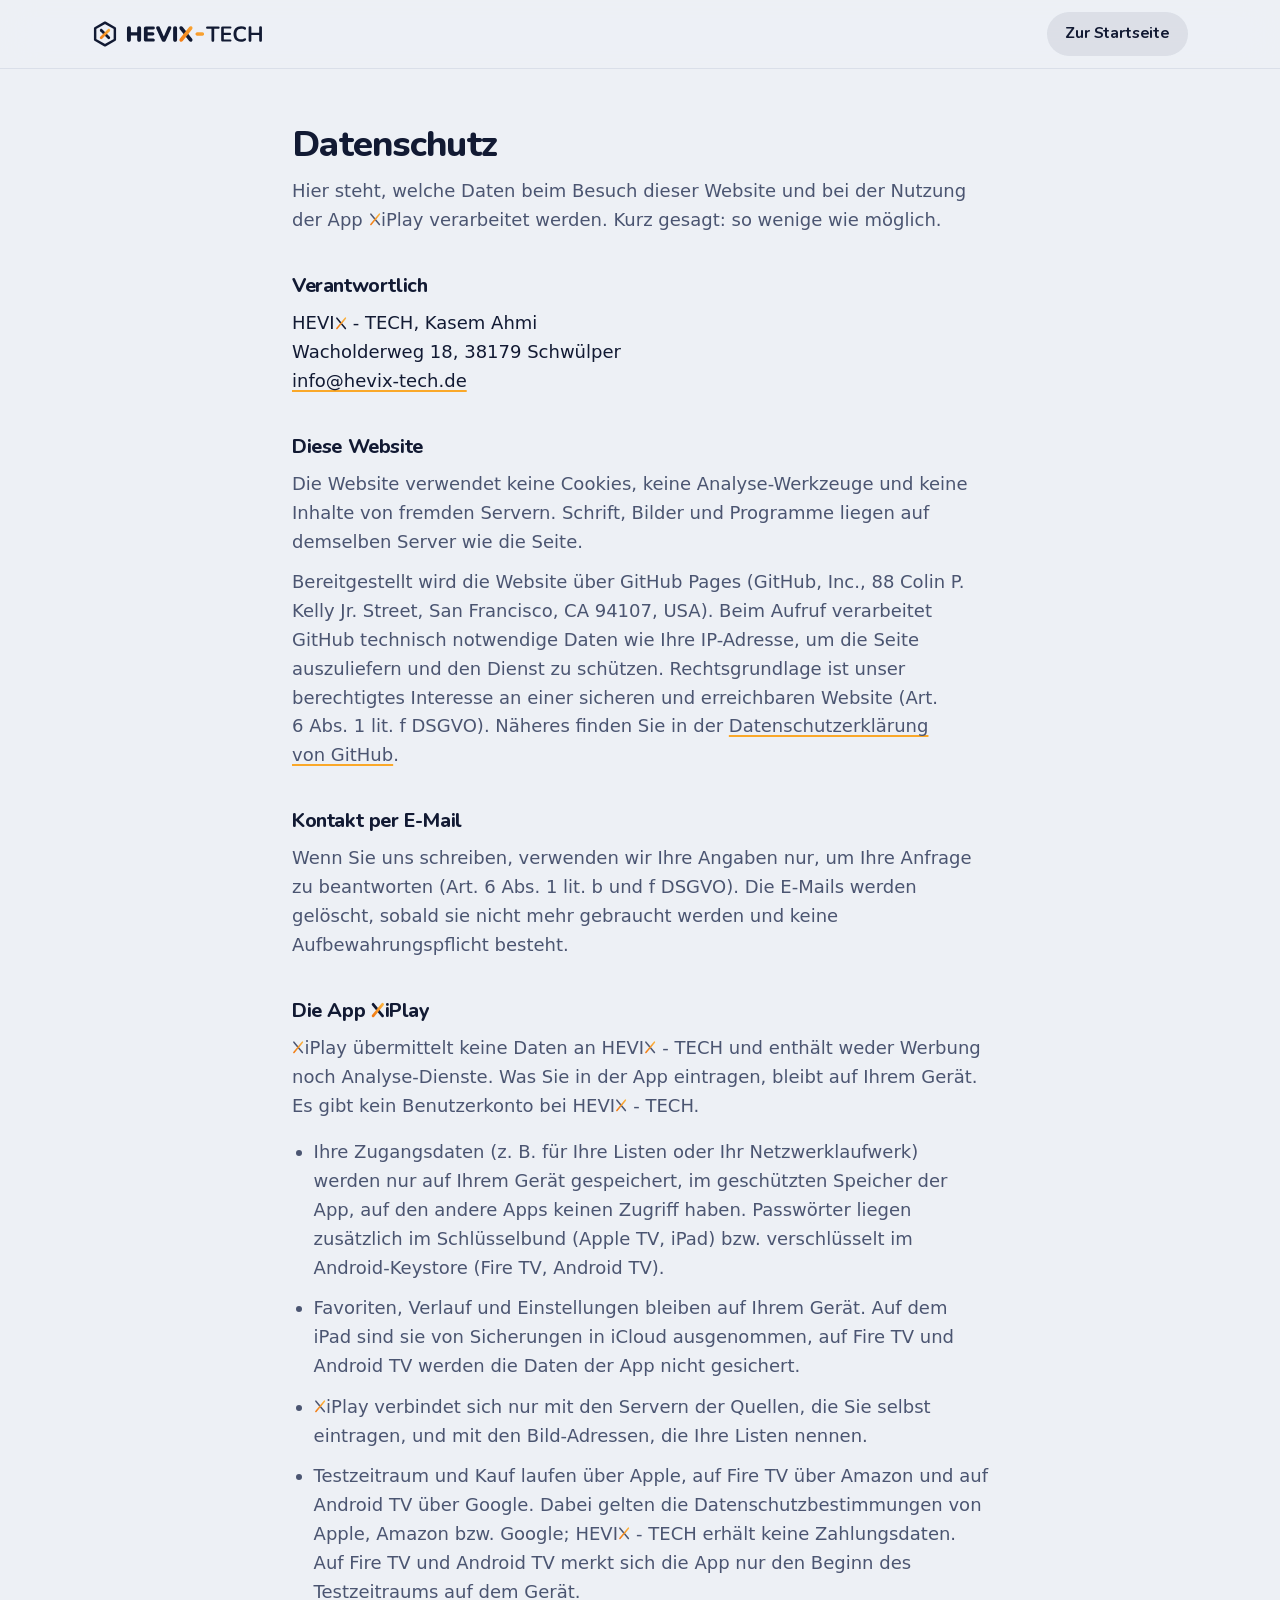
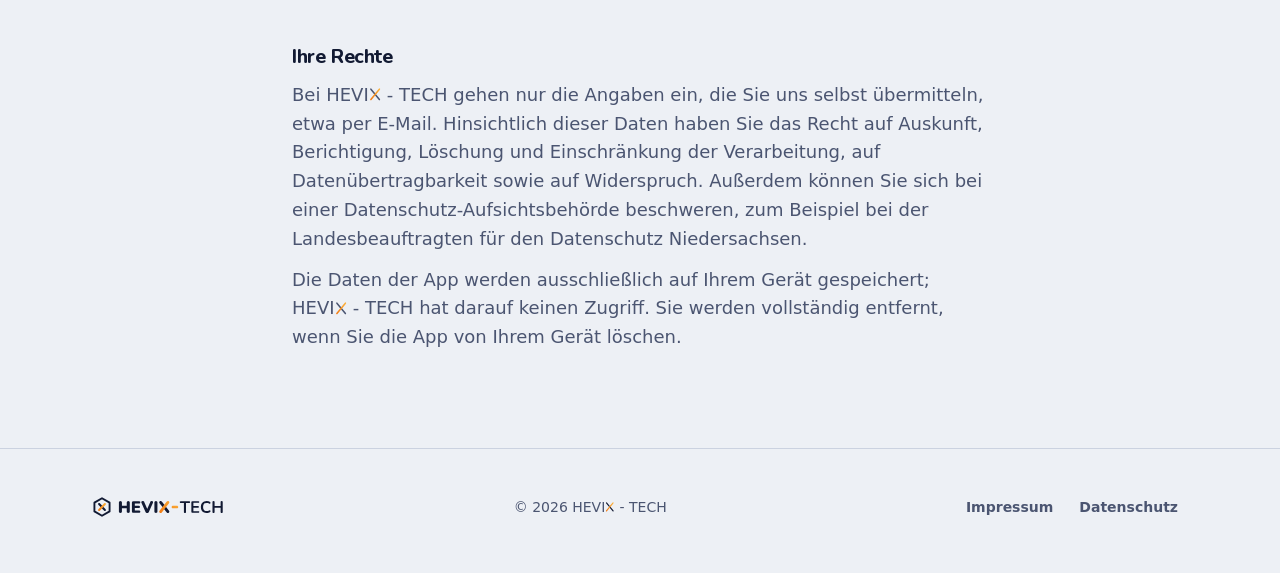
<file: datenschutz.html>
<!doctype html>
<html lang="de">
<head>
<meta charset="utf-8">
<meta name="viewport" content="width=device-width, initial-scale=1, viewport-fit=cover">
<title>Datenschutz – HEVIX - TECH</title>
<meta name="description" content="Datenschutz bei der Website von HEVIX - TECH und in der App XiPlay.">
<link rel="canonical" href="https://hevix-tech.de/datenschutz.html">
<meta name="theme-color" content="#EDF0F5" media="(prefers-color-scheme: light)">
<meta name="theme-color" content="#0A0F22" media="(prefers-color-scheme: dark)">
<link rel="icon" href="/favicon.svg" type="image/svg+xml">
<link rel="apple-touch-icon" href="/apple-touch-icon.png">
<link rel="preload" href="/assets/fonts/nunito-latin.woff2" as="font" type="font/woff2" crossorigin>
<link rel="stylesheet" href="/assets/site.css?v=14">
</head>
<body>
<svg width="0" height="0" style="position:absolute" aria-hidden="true" focusable="false">
  <defs><linearGradient id="hxg" x1="0" y1="1" x2="1" y2="0"><stop offset="0" stop-color="#F27A12"/><stop offset="1" stop-color="#FBB13C"/></linearGradient></defs>
  <symbol id="mark" viewBox="0 0 48 48">
    <path d="M24 3 42.19 13.5V34.5L24 45 5.81 34.5V13.5Z" fill="none" stroke="currentColor" stroke-width="4.5" stroke-linejoin="round"/>
    <path fill="currentColor" d="M18.77 15.23L32.77 29.23C33.74 30.21 33.74 31.79 32.77 32.77C31.79 33.74 30.21 33.74 29.23 32.77L15.23 18.77C14.26 17.79 14.26 16.21 15.23 15.23C16.21 14.26 17.79 14.26 18.77 15.23Z"/><path fill="url(#hxg)" d="M15.23 29.23L29.23 15.23C30.21 14.26 31.79 14.26 32.77 15.23C33.74 16.21 33.74 17.79 32.77 18.77L18.77 32.77C17.79 33.74 16.21 33.74 15.23 32.77C14.26 31.79 14.26 30.21 15.23 29.23Z"/>
  </symbol>
  <symbol id="logo" viewBox="0 0 318 48">
    <use href="#mark" width="48" height="48"/>
    <path fill="currentColor" d="M68.21 38.37Q66.45 38.37 65.50 37.39Q64.55 36.42 64.55 34.63L64.55 13.37Q64.55 11.57 65.50 10.60Q66.45 9.63 68.21 9.63Q69.97 9.63 70.91 10.60Q71.84 11.57 71.84 13.37L71.84 20.81L83.39 20.81L83.39 13.37Q83.39 11.57 84.34 10.60Q85.29 9.63 87.05 9.63Q88.81 9.63 89.75 10.60Q90.68 11.57 90.68 13.37L90.68 34.63Q90.68 36.42 89.75 37.39Q88.81 38.37 87.05 38.37Q85.29 38.37 84.34 37.39Q83.39 36.42 83.39 34.63L83.39 26.81L71.84 26.81L71.84 34.63Q71.84 36.42 70.93 37.39Q70.01 38.37 68.21 38.37ZM99.58 38Q97.73 38 96.76 37.03Q95.78 36.05 95.78 34.21L95.78 13.79Q95.78 11.95 96.76 10.97Q97.73 10 99.58 10L113.07 10Q114.47 10 115.19 10.72Q115.92 11.44 115.92 12.80Q115.92 14.17 115.19 14.90Q114.47 15.62 113.07 15.62L102.75 15.62L102.75 20.97L112.17 20.97Q113.58 20.97 114.30 21.69Q115.02 22.41 115.02 23.78Q115.02 25.15 114.30 25.87Q113.58 26.59 112.17 26.59L102.75 26.59L102.75 32.38L113.07 32.38Q114.47 32.38 115.19 33.10Q115.92 33.81 115.92 35.19Q115.92 36.56 115.19 37.28Q114.47 38 113.07 38ZM132.47 38.37Q131 38.37 130.05 37.72Q129.10 37.07 128.48 35.70L118.85 14.50Q118.21 13.08 118.46 11.98Q118.71 10.89 119.59 10.26Q120.47 9.63 121.75 9.63Q123.38 9.63 124.21 10.34Q125.04 11.06 125.61 12.45L133.71 31.22L131.49 31.22L139.60 12.41Q140.19 11.03 141.02 10.33Q141.86 9.63 143.39 9.63Q144.62 9.63 145.43 10.26Q146.25 10.89 146.47 11.98Q146.69 13.08 146.05 14.50L136.42 35.70Q135.81 37.07 134.90 37.72Q133.99 38.37 132.47 38.37ZM153.41 38.37Q151.64 38.37 150.69 37.39Q149.75 36.42 149.75 34.63L149.75 13.37Q149.75 11.57 150.69 10.60Q151.64 9.63 153.41 9.63Q155.17 9.63 156.10 10.60Q157.04 11.57 157.04 13.37L157.04 34.63Q157.04 36.42 156.12 37.39Q155.21 38.37 153.41 38.37ZM167.51 10.94L184.84 32.75C186.03 34.25 185.78 36.43 184.29 37.62C182.79 38.81 180.61 38.56 179.42 37.06L162.09 15.25C160.90 13.75 161.14 11.57 162.64 10.38C164.14 9.19 166.32 9.44 167.51 10.94ZM223.10 38.32Q221.87 38.32 221.22 37.62Q220.56 36.93 220.56 35.70L220.56 14.25L212.82 14.25Q211.78 14.25 211.21 13.67Q210.63 13.10 210.63 12.10Q210.63 11.07 211.21 10.54Q211.78 10 212.82 10L233.39 10Q234.42 10 235 10.54Q235.57 11.07 235.57 12.10Q235.57 13.10 235 13.67Q234.42 14.25 233.39 14.25L225.64 14.25L225.64 35.70Q225.64 36.93 225.01 37.62Q224.37 38.32 223.10 38.32ZM241.17 38Q239.86 38 239.17 37.30Q238.47 36.61 238.47 35.30L238.47 12.70Q238.47 11.39 239.17 10.70Q239.86 10 241.17 10L255.35 10Q256.34 10 256.88 10.52Q257.42 11.03 257.42 11.99Q257.42 12.98 256.88 13.51Q256.34 14.05 255.35 14.05L243.36 14.05L243.36 21.76L254.48 21.76Q255.51 21.76 256.03 22.27Q256.54 22.79 256.54 23.78Q256.54 24.77 256.03 25.29Q255.51 25.81 254.48 25.81L243.36 25.81L243.36 33.95L255.35 33.95Q256.34 33.95 256.88 34.47Q257.42 34.98 257.42 35.97Q257.42 36.97 256.88 37.48Q256.34 38 255.35 38ZM275.17 38.40Q270.80 38.40 267.68 36.63Q264.57 34.86 262.90 31.63Q261.23 28.39 261.23 23.98Q261.23 20.68 262.18 18.04Q263.14 15.40 264.92 13.51Q266.71 11.63 269.31 10.62Q271.91 9.60 275.17 9.60Q277.35 9.60 279.46 10.16Q281.56 10.71 283.15 11.75Q283.99 12.26 284.27 13Q284.54 13.73 284.38 14.43Q284.23 15.12 283.73 15.60Q283.23 16.08 282.50 16.14Q281.76 16.20 280.89 15.64Q279.66 14.85 278.23 14.49Q276.80 14.13 275.33 14.13Q272.51 14.13 270.56 15.28Q268.62 16.43 267.62 18.62Q266.63 20.80 266.63 23.98Q266.63 27.12 267.62 29.34Q268.62 31.57 270.56 32.72Q272.51 33.87 275.33 33.87Q276.84 33.87 278.31 33.49Q279.78 33.11 281.09 32.32Q281.96 31.80 282.66 31.86Q283.35 31.92 283.83 32.36Q284.31 32.80 284.46 33.45Q284.62 34.11 284.38 34.80Q284.15 35.50 283.43 36.01Q281.84 37.17 279.64 37.78Q277.43 38.40 275.17 38.40ZM291.69 38.32Q290.46 38.32 289.81 37.62Q289.15 36.93 289.15 35.70L289.15 12.30Q289.15 11.03 289.81 10.36Q290.46 9.68 291.69 9.68Q292.92 9.68 293.58 10.36Q294.23 11.03 294.23 12.30L294.23 21.68L308.65 21.68L308.65 12.30Q308.65 11.03 309.31 10.36Q309.96 9.68 311.19 9.68Q312.42 9.68 313.08 10.36Q313.73 11.03 313.73 12.30L313.73 35.70Q313.73 36.93 313.08 37.62Q312.42 38.32 311.19 38.32Q309.96 38.32 309.31 37.62Q308.65 36.93 308.65 35.70L308.65 25.93L294.23 25.93L294.23 35.70Q294.23 36.93 293.60 37.62Q292.96 38.32 291.69 38.32Z"/><path fill="url(#hxg)" d="M162.09 32.75L179.42 10.94C180.61 9.44 182.79 9.19 184.29 10.38C185.78 11.57 186.03 13.75 184.84 15.25L167.51 37.06C166.32 38.56 164.14 38.81 162.64 37.62C161.14 36.43 160.90 34.25 162.09 32.75ZM206.98 24L206.98 24C206.98 22.27 205.57 20.87 203.84 20.87L194.23 20.87C192.49 20.87 191.09 22.27 191.09 24L191.09 24C191.09 25.73 192.49 27.13 194.23 27.13L203.84 27.13C205.57 27.13 206.98 25.73 206.98 24Z"/>
  </symbol>
  <symbol id="bx" viewBox="0 0 97 100" overflow="visible"><line x1="15" y1="9" x2="82" y2="91" stroke="currentColor" stroke-linecap="round"/><line x1="15" y1="91" x2="82" y2="9" style="stroke: var(--bx-slash, url(#hxg))" stroke-linecap="round"/></symbol>
  <symbol id="chev" viewBox="0 0 24 24"><path d="M6 15l6-6 6 6" fill="none" stroke="currentColor" stroke-width="2.4" stroke-linecap="round" stroke-linejoin="round"/></symbol>
  <symbol id="mail" viewBox="0 0 24 24"><g fill="none" stroke="currentColor" stroke-width="2" stroke-linecap="round" stroke-linejoin="round"><rect x="3" y="5" width="18" height="14" rx="3"/><path d="m4 7 8 6 8-6"/></g></symbol>
  <symbol id="copy" viewBox="0 0 24 24"><g fill="none" stroke="currentColor" stroke-width="2" stroke-linecap="round" stroke-linejoin="round"><rect x="8" y="8" width="12" height="12" rx="2.5"/><path d="M16 8V6.5A2.5 2.5 0 0 0 13.5 4h-7A2.5 2.5 0 0 0 4 6.5v7A2.5 2.5 0 0 0 6.5 16H8"/></g></symbol>
  <symbol id="menu" viewBox="0 0 24 24"><path d="M4 7h16M4 12h16M4 17h16" fill="none" stroke="currentColor" stroke-width="2.2" stroke-linecap="round"/></symbol>
</svg>

<a class="skip" href="#inhalt">Zum Inhalt springen</a>

<header class="site-header">
  <div class="wrap">
    <a class="brand" href="/" aria-label="HEVIX - TECH, zur Startseite"><svg viewBox="0 0 318 48" aria-hidden="true"><use href="#logo"/></svg></a>
    <a class="btn btn-quiet btn-small" href="/">Zur Startseite</a>
  </div>
</header>

<main id="inhalt">
  <article class="doc">
    <div class="wrap">
      <h1>Datenschutz</h1>
      <p>Hier steht, welche Daten beim Besuch dieser Website und bei der Nutzung der App <span class="bxw"><svg class="bx" viewBox="0 0 97 100" aria-hidden="true"><use href="#bx"/></svg><span class="sr-only">X</span>iPlay</span> verarbeitet werden. Kurz gesagt: so wenige wie möglich.</p>

      <h2>Verantwortlich</h2>
      <address>
        <span translate="no"><span class="bxw">HEVI<svg class="bx" viewBox="0 0 97 100" aria-hidden="true"><use href="#bx"/></svg><span class="sr-only">X</span></span>&nbsp;-&nbsp;TECH</span>, Kasem Ahmi<br>
        Wacholderweg 18, 38179 Schwülper<br>
        <a href="mailto:info@hevix-tech.de">info@hevix-tech.de</a>
      </address>

      <h2>Diese Website</h2>
      <p>Die Website verwendet keine Cookies, keine Analyse-Werkzeuge und keine Inhalte von fremden Servern. Schrift, Bilder und Programme liegen auf demselben Server wie die Seite.</p>
      <p>Bereitgestellt wird die Website über GitHub Pages (GitHub, Inc., 88 Colin P. Kelly Jr. Street, San Francisco, CA 94107, USA). Beim Aufruf verarbeitet GitHub technisch notwendige Daten wie Ihre IP-Adresse, um die Seite auszuliefern und den Dienst zu schützen. Rechtsgrundlage ist unser berechtigtes Interesse an einer sicheren und erreichbaren Website (Art. 6 Abs. 1 lit. f DSGVO). Näheres finden Sie in der <a href="https://docs.github.com/de/site-policy/privacy-policies/github-general-privacy-statement">Datenschutzerklärung von GitHub</a>.</p>

      <h2>Kontakt per E-Mail</h2>
      <p>Wenn Sie uns schreiben, verwenden wir Ihre Angaben nur, um Ihre Anfrage zu beantworten (Art. 6 Abs. 1 lit. b und f DSGVO). Die E-Mails werden gelöscht, sobald sie nicht mehr gebraucht werden und keine Aufbewahrungspflicht besteht.</p>

      <h2 id="xiplay">Die App <span class="bxw"><svg class="bx" viewBox="0 0 97 100" aria-hidden="true"><use href="#bx"/></svg><span class="sr-only">X</span>iPlay</span></h2>
      <p><span class="bxw"><svg class="bx" viewBox="0 0 97 100" aria-hidden="true"><use href="#bx"/></svg><span class="sr-only">X</span>iPlay</span> übermittelt keine Daten an <span translate="no"><span class="bxw">HEVI<svg class="bx" viewBox="0 0 97 100" aria-hidden="true"><use href="#bx"/></svg><span class="sr-only">X</span></span>&nbsp;-&nbsp;TECH</span> und enthält weder Werbung noch Analyse-Dienste. Was Sie in der App eintragen, bleibt auf Ihrem Gerät. Es gibt kein Benutzerkonto bei <span translate="no"><span class="bxw">HEVI<svg class="bx" viewBox="0 0 97 100" aria-hidden="true"><use href="#bx"/></svg><span class="sr-only">X</span></span>&nbsp;-&nbsp;TECH</span>.</p>
      <ul>
        <li>Ihre Zugangsdaten (z. B. für Ihre Listen oder Ihr Netzwerklaufwerk) werden nur auf Ihrem Gerät gespeichert, im geschützten Speicher der App, auf den andere Apps keinen Zugriff haben. Passwörter liegen zusätzlich im Schlüsselbund (Apple TV, iPad) bzw. verschlüsselt im Android-Keystore (Fire TV, Android TV).</li>
        <li>Favoriten, Verlauf und Einstellungen bleiben auf Ihrem Gerät. Auf dem iPad sind sie von Sicherungen in iCloud ausgenommen, auf Fire TV und Android TV werden die Daten der App nicht gesichert.</li>
        <li><span class="bxw"><svg class="bx" viewBox="0 0 97 100" aria-hidden="true"><use href="#bx"/></svg><span class="sr-only">X</span>iPlay</span> verbindet sich nur mit den Servern der Quellen, die Sie selbst eintragen, und mit den Bild-Adressen, die Ihre Listen nennen.</li>
        <li>Testzeitraum und Kauf laufen über Apple, auf Fire TV über Amazon und auf Android TV über Google. Dabei gelten die Datenschutzbestimmungen von Apple, Amazon bzw. Google; <span translate="no"><span class="bxw">HEVI<svg class="bx" viewBox="0 0 97 100" aria-hidden="true"><use href="#bx"/></svg><span class="sr-only">X</span></span>&nbsp;-&nbsp;TECH</span> erhält keine Zahlungsdaten. Auf Fire TV und Android TV merkt sich die App nur den Beginn des Testzeitraums auf dem Gerät.</li>
      </ul>

      <h2>Ihre Rechte</h2>
      <p>Bei <span translate="no"><span class="bxw">HEVI<svg class="bx" viewBox="0 0 97 100" aria-hidden="true"><use href="#bx"/></svg><span class="sr-only">X</span></span>&nbsp;-&nbsp;TECH</span> gehen nur die Angaben ein, die Sie uns selbst übermitteln, etwa per E-Mail. Hinsichtlich dieser Daten haben Sie das Recht auf Auskunft, Berichtigung, Löschung und Einschränkung der Verarbeitung, auf Datenübertragbarkeit sowie auf Widerspruch. Außerdem können Sie sich bei einer Datenschutz-Aufsichtsbehörde beschweren, zum Beispiel bei der Landesbeauftragten für den Datenschutz Niedersachsen.</p>
      <p>Die Daten der App werden ausschließlich auf Ihrem Gerät gespeichert; <span translate="no"><span class="bxw">HEVI<svg class="bx" viewBox="0 0 97 100" aria-hidden="true"><use href="#bx"/></svg><span class="sr-only">X</span></span>&nbsp;-&nbsp;TECH</span> hat darauf keinen Zugriff. Sie werden vollständig entfernt, wenn Sie die App von Ihrem Gerät löschen.</p>
    </div>
  </article>
</main>

<footer class="site-footer">
  <div class="wrap">
    <svg viewBox="0 0 318 48" role="img" aria-label="HEVIX - TECH"><use href="#logo"/></svg>
    <span>© 2026 <span translate="no"><span class="bxw">HEVI<svg class="bx" viewBox="0 0 97 100" aria-hidden="true"><use href="#bx"/></svg><span class="sr-only">X</span></span>&nbsp;-&nbsp;TECH</span></span>
    <nav aria-label="Rechtliches">
      <a href="/impressum.html">Impressum</a>
      <a href="/datenschutz.html">Datenschutz</a>
    </nav>
  </div>
</footer>
</body>
</html>
</file>
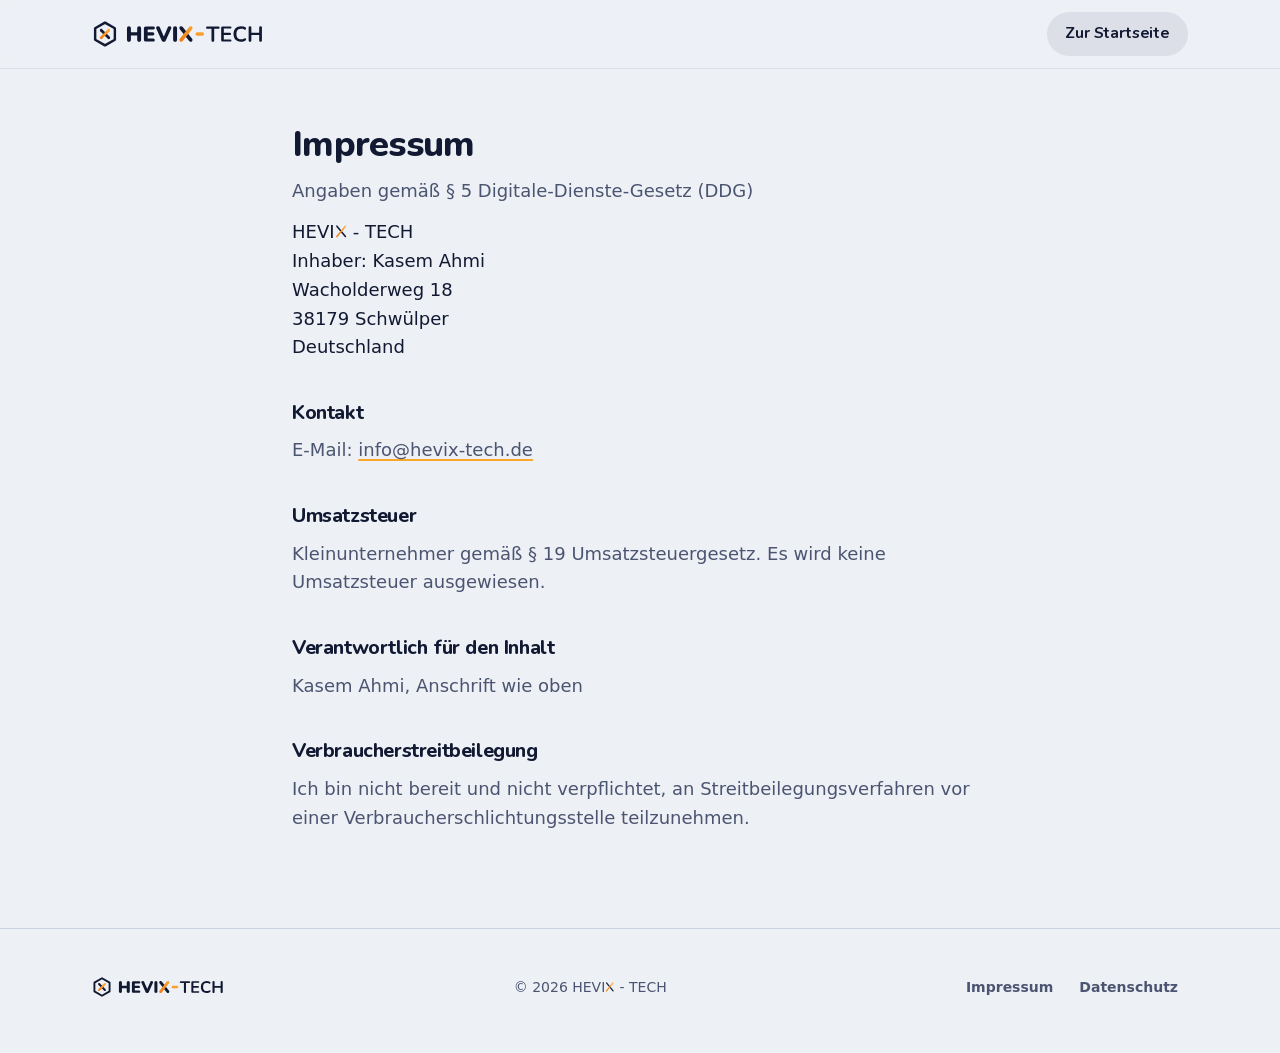
<file: impressum.html>
<!doctype html>
<html lang="de">
<head>
<meta charset="utf-8">
<meta name="viewport" content="width=device-width, initial-scale=1, viewport-fit=cover">
<title>Impressum – HEVIX - TECH</title>
<meta name="description" content="Impressum von HEVIX - TECH, Schwülper.">
<link rel="canonical" href="https://hevix-tech.de/impressum.html">
<meta name="theme-color" content="#EDF0F5" media="(prefers-color-scheme: light)">
<meta name="theme-color" content="#0A0F22" media="(prefers-color-scheme: dark)">
<link rel="icon" href="/favicon.svg" type="image/svg+xml">
<link rel="apple-touch-icon" href="/apple-touch-icon.png">
<link rel="preload" href="/assets/fonts/nunito-latin.woff2" as="font" type="font/woff2" crossorigin>
<link rel="stylesheet" href="/assets/site.css?v=14">
</head>
<body>
<svg width="0" height="0" style="position:absolute" aria-hidden="true" focusable="false">
  <defs><linearGradient id="hxg" x1="0" y1="1" x2="1" y2="0"><stop offset="0" stop-color="#F27A12"/><stop offset="1" stop-color="#FBB13C"/></linearGradient></defs>
  <symbol id="mark" viewBox="0 0 48 48">
    <path d="M24 3 42.19 13.5V34.5L24 45 5.81 34.5V13.5Z" fill="none" stroke="currentColor" stroke-width="4.5" stroke-linejoin="round"/>
    <path fill="currentColor" d="M18.77 15.23L32.77 29.23C33.74 30.21 33.74 31.79 32.77 32.77C31.79 33.74 30.21 33.74 29.23 32.77L15.23 18.77C14.26 17.79 14.26 16.21 15.23 15.23C16.21 14.26 17.79 14.26 18.77 15.23Z"/><path fill="url(#hxg)" d="M15.23 29.23L29.23 15.23C30.21 14.26 31.79 14.26 32.77 15.23C33.74 16.21 33.74 17.79 32.77 18.77L18.77 32.77C17.79 33.74 16.21 33.74 15.23 32.77C14.26 31.79 14.26 30.21 15.23 29.23Z"/>
  </symbol>
  <symbol id="logo" viewBox="0 0 318 48">
    <use href="#mark" width="48" height="48"/>
    <path fill="currentColor" d="M68.21 38.37Q66.45 38.37 65.50 37.39Q64.55 36.42 64.55 34.63L64.55 13.37Q64.55 11.57 65.50 10.60Q66.45 9.63 68.21 9.63Q69.97 9.63 70.91 10.60Q71.84 11.57 71.84 13.37L71.84 20.81L83.39 20.81L83.39 13.37Q83.39 11.57 84.34 10.60Q85.29 9.63 87.05 9.63Q88.81 9.63 89.75 10.60Q90.68 11.57 90.68 13.37L90.68 34.63Q90.68 36.42 89.75 37.39Q88.81 38.37 87.05 38.37Q85.29 38.37 84.34 37.39Q83.39 36.42 83.39 34.63L83.39 26.81L71.84 26.81L71.84 34.63Q71.84 36.42 70.93 37.39Q70.01 38.37 68.21 38.37ZM99.58 38Q97.73 38 96.76 37.03Q95.78 36.05 95.78 34.21L95.78 13.79Q95.78 11.95 96.76 10.97Q97.73 10 99.58 10L113.07 10Q114.47 10 115.19 10.72Q115.92 11.44 115.92 12.80Q115.92 14.17 115.19 14.90Q114.47 15.62 113.07 15.62L102.75 15.62L102.75 20.97L112.17 20.97Q113.58 20.97 114.30 21.69Q115.02 22.41 115.02 23.78Q115.02 25.15 114.30 25.87Q113.58 26.59 112.17 26.59L102.75 26.59L102.75 32.38L113.07 32.38Q114.47 32.38 115.19 33.10Q115.92 33.81 115.92 35.19Q115.92 36.56 115.19 37.28Q114.47 38 113.07 38ZM132.47 38.37Q131 38.37 130.05 37.72Q129.10 37.07 128.48 35.70L118.85 14.50Q118.21 13.08 118.46 11.98Q118.71 10.89 119.59 10.26Q120.47 9.63 121.75 9.63Q123.38 9.63 124.21 10.34Q125.04 11.06 125.61 12.45L133.71 31.22L131.49 31.22L139.60 12.41Q140.19 11.03 141.02 10.33Q141.86 9.63 143.39 9.63Q144.62 9.63 145.43 10.26Q146.25 10.89 146.47 11.98Q146.69 13.08 146.05 14.50L136.42 35.70Q135.81 37.07 134.90 37.72Q133.99 38.37 132.47 38.37ZM153.41 38.37Q151.64 38.37 150.69 37.39Q149.75 36.42 149.75 34.63L149.75 13.37Q149.75 11.57 150.69 10.60Q151.64 9.63 153.41 9.63Q155.17 9.63 156.10 10.60Q157.04 11.57 157.04 13.37L157.04 34.63Q157.04 36.42 156.12 37.39Q155.21 38.37 153.41 38.37ZM167.51 10.94L184.84 32.75C186.03 34.25 185.78 36.43 184.29 37.62C182.79 38.81 180.61 38.56 179.42 37.06L162.09 15.25C160.90 13.75 161.14 11.57 162.64 10.38C164.14 9.19 166.32 9.44 167.51 10.94ZM223.10 38.32Q221.87 38.32 221.22 37.62Q220.56 36.93 220.56 35.70L220.56 14.25L212.82 14.25Q211.78 14.25 211.21 13.67Q210.63 13.10 210.63 12.10Q210.63 11.07 211.21 10.54Q211.78 10 212.82 10L233.39 10Q234.42 10 235 10.54Q235.57 11.07 235.57 12.10Q235.57 13.10 235 13.67Q234.42 14.25 233.39 14.25L225.64 14.25L225.64 35.70Q225.64 36.93 225.01 37.62Q224.37 38.32 223.10 38.32ZM241.17 38Q239.86 38 239.17 37.30Q238.47 36.61 238.47 35.30L238.47 12.70Q238.47 11.39 239.17 10.70Q239.86 10 241.17 10L255.35 10Q256.34 10 256.88 10.52Q257.42 11.03 257.42 11.99Q257.42 12.98 256.88 13.51Q256.34 14.05 255.35 14.05L243.36 14.05L243.36 21.76L254.48 21.76Q255.51 21.76 256.03 22.27Q256.54 22.79 256.54 23.78Q256.54 24.77 256.03 25.29Q255.51 25.81 254.48 25.81L243.36 25.81L243.36 33.95L255.35 33.95Q256.34 33.95 256.88 34.47Q257.42 34.98 257.42 35.97Q257.42 36.97 256.88 37.48Q256.34 38 255.35 38ZM275.17 38.40Q270.80 38.40 267.68 36.63Q264.57 34.86 262.90 31.63Q261.23 28.39 261.23 23.98Q261.23 20.68 262.18 18.04Q263.14 15.40 264.92 13.51Q266.71 11.63 269.31 10.62Q271.91 9.60 275.17 9.60Q277.35 9.60 279.46 10.16Q281.56 10.71 283.15 11.75Q283.99 12.26 284.27 13Q284.54 13.73 284.38 14.43Q284.23 15.12 283.73 15.60Q283.23 16.08 282.50 16.14Q281.76 16.20 280.89 15.64Q279.66 14.85 278.23 14.49Q276.80 14.13 275.33 14.13Q272.51 14.13 270.56 15.28Q268.62 16.43 267.62 18.62Q266.63 20.80 266.63 23.98Q266.63 27.12 267.62 29.34Q268.62 31.57 270.56 32.72Q272.51 33.87 275.33 33.87Q276.84 33.87 278.31 33.49Q279.78 33.11 281.09 32.32Q281.96 31.80 282.66 31.86Q283.35 31.92 283.83 32.36Q284.31 32.80 284.46 33.45Q284.62 34.11 284.38 34.80Q284.15 35.50 283.43 36.01Q281.84 37.17 279.64 37.78Q277.43 38.40 275.17 38.40ZM291.69 38.32Q290.46 38.32 289.81 37.62Q289.15 36.93 289.15 35.70L289.15 12.30Q289.15 11.03 289.81 10.36Q290.46 9.68 291.69 9.68Q292.92 9.68 293.58 10.36Q294.23 11.03 294.23 12.30L294.23 21.68L308.65 21.68L308.65 12.30Q308.65 11.03 309.31 10.36Q309.96 9.68 311.19 9.68Q312.42 9.68 313.08 10.36Q313.73 11.03 313.73 12.30L313.73 35.70Q313.73 36.93 313.08 37.62Q312.42 38.32 311.19 38.32Q309.96 38.32 309.31 37.62Q308.65 36.93 308.65 35.70L308.65 25.93L294.23 25.93L294.23 35.70Q294.23 36.93 293.60 37.62Q292.96 38.32 291.69 38.32Z"/><path fill="url(#hxg)" d="M162.09 32.75L179.42 10.94C180.61 9.44 182.79 9.19 184.29 10.38C185.78 11.57 186.03 13.75 184.84 15.25L167.51 37.06C166.32 38.56 164.14 38.81 162.64 37.62C161.14 36.43 160.90 34.25 162.09 32.75ZM206.98 24L206.98 24C206.98 22.27 205.57 20.87 203.84 20.87L194.23 20.87C192.49 20.87 191.09 22.27 191.09 24L191.09 24C191.09 25.73 192.49 27.13 194.23 27.13L203.84 27.13C205.57 27.13 206.98 25.73 206.98 24Z"/>
  </symbol>
  <symbol id="bx" viewBox="0 0 97 100" overflow="visible"><line x1="15" y1="9" x2="82" y2="91" stroke="currentColor" stroke-linecap="round"/><line x1="15" y1="91" x2="82" y2="9" style="stroke: var(--bx-slash, url(#hxg))" stroke-linecap="round"/></symbol>
  <symbol id="chev" viewBox="0 0 24 24"><path d="M6 15l6-6 6 6" fill="none" stroke="currentColor" stroke-width="2.4" stroke-linecap="round" stroke-linejoin="round"/></symbol>
  <symbol id="mail" viewBox="0 0 24 24"><g fill="none" stroke="currentColor" stroke-width="2" stroke-linecap="round" stroke-linejoin="round"><rect x="3" y="5" width="18" height="14" rx="3"/><path d="m4 7 8 6 8-6"/></g></symbol>
  <symbol id="copy" viewBox="0 0 24 24"><g fill="none" stroke="currentColor" stroke-width="2" stroke-linecap="round" stroke-linejoin="round"><rect x="8" y="8" width="12" height="12" rx="2.5"/><path d="M16 8V6.5A2.5 2.5 0 0 0 13.5 4h-7A2.5 2.5 0 0 0 4 6.5v7A2.5 2.5 0 0 0 6.5 16H8"/></g></symbol>
  <symbol id="menu" viewBox="0 0 24 24"><path d="M4 7h16M4 12h16M4 17h16" fill="none" stroke="currentColor" stroke-width="2.2" stroke-linecap="round"/></symbol>
</svg>

<a class="skip" href="#inhalt">Zum Inhalt springen</a>

<header class="site-header">
  <div class="wrap">
    <a class="brand" href="/" aria-label="HEVIX - TECH, zur Startseite"><svg viewBox="0 0 318 48" aria-hidden="true"><use href="#logo"/></svg></a>
    <a class="btn btn-quiet btn-small" href="/">Zur Startseite</a>
  </div>
</header>

<main id="inhalt">
  <article class="doc">
    <div class="wrap">
      <h1>Impressum</h1>
      <p>Angaben gemäß § 5 Digitale-Dienste-Gesetz (DDG)</p>
      <address>
        <span translate="no"><span class="bxw">HEVI<svg class="bx" viewBox="0 0 97 100" aria-hidden="true"><use href="#bx"/></svg><span class="sr-only">X</span></span>&nbsp;-&nbsp;TECH</span><br>
        Inhaber: Kasem Ahmi<br>
        Wacholderweg 18<br>
        38179 Schwülper<br>
        Deutschland
      </address>

      <h2>Kontakt</h2>
      <p>E-Mail: <a href="mailto:info@hevix-tech.de">info@hevix-tech.de</a></p>

      <h2>Umsatzsteuer</h2>
      <p>Kleinunternehmer gemäß § 19 Umsatzsteuergesetz. Es wird keine Umsatzsteuer ausgewiesen.</p>

      <h2>Verantwortlich für den Inhalt</h2>
      <p>Kasem Ahmi, Anschrift wie oben</p>

      <h2>Verbraucherstreitbeilegung</h2>
      <p>Ich bin nicht bereit und nicht verpflichtet, an Streitbeilegungsverfahren vor einer Verbraucherschlichtungsstelle teilzunehmen.</p>
    </div>
  </article>
</main>

<footer class="site-footer">
  <div class="wrap">
    <svg viewBox="0 0 318 48" role="img" aria-label="HEVIX - TECH"><use href="#logo"/></svg>
    <span>© 2026 <span translate="no"><span class="bxw">HEVI<svg class="bx" viewBox="0 0 97 100" aria-hidden="true"><use href="#bx"/></svg><span class="sr-only">X</span></span>&nbsp;-&nbsp;TECH</span></span>
    <nav aria-label="Rechtliches">
      <a href="/impressum.html">Impressum</a>
      <a href="/datenschutz.html">Datenschutz</a>
    </nav>
  </div>
</footer>
</body>
</html>
</file>
<file: assets/site.css>
/* Nunito (SIL OFL, Lizenz: /assets/fonts/OFL-Nunito.txt) – eigene Dateien, keine fremden Server */
@font-face { font-family: "Nunito"; font-style: normal; font-weight: 600 900; font-display: swap;
  src: url("/assets/fonts/nunito-latin-ext.woff2") format("woff2");
  unicode-range: U+0100-02BA, U+02BD-02C5, U+02C7-02CC, U+02CE-02D7, U+02DD-02FF, U+0304, U+0308, U+0329, U+1D00-1DBF, U+1E00-1E9F, U+1EF2-1EFF, U+2020, U+20A0-20AB, U+20AD-20C4, U+2113, U+2C60-2C7F, U+A720-A7FF; }
@font-face { font-family: "Nunito"; font-style: normal; font-weight: 600 900; font-display: swap;
  src: url("/assets/fonts/nunito-latin.woff2") format("woff2");
  unicode-range: U+0000-00FF, U+0131, U+0152-0153, U+02BB-02BC, U+02C6, U+02DA, U+02DC, U+0304, U+0308, U+0329, U+2000-206F, U+20AC, U+2122, U+2191, U+2193, U+2212, U+2215, U+FEFF, U+FFFD; }

/* HEVIX - TECH · Gestaltung
   Idee: Die Seite ist hell und ruhig, der Fernseher oben ist das eine laute Element.
   Farben aus Zapp (Orange #FAA829), Überschriften: Nunito (eigene Dateien), Text: Systemschrift – nichts von fremden Servern. */

:root {
  color-scheme: light dark;
  --paper: #EDF0F5;
  --paper-raised: #F7F8FB;
  --ink: #121A33;
  --ink-soft: #4B5571;
  --line: #CBD2E0;
  --screen: #0E1630;
  --screen-glow: #24397A;
  --screen-ink: #F2F4F8;
  --screen-soft: #A9B2C9;
  --orange: #FAA829;
  --on-orange: #14110C;

  --font-display: "Nunito", ui-rounded, "SF Pro Rounded", system-ui, -apple-system, "Segoe UI", Roboto, "Helvetica Neue", Arial, sans-serif;
  --font-body: system-ui, -apple-system, "Segoe UI", Roboto, "Helvetica Neue", Arial, sans-serif;

  --step--1: 0.875rem;
  --step-0: 1.0625rem;
  --step-1: 1.25rem;
  --step-2: clamp(1.6rem, 1.2rem + 1.6vw, 2.25rem);
  --step-3: clamp(2.1rem, 1.5rem + 2.4vw, 3.3rem);

  --gutter: 16px;
  --max: 1160px;
  --radius-s: 10px;
  --radius-m: 16px;
  --radius-l: 28px;
}

@media (min-width: 720px) {
  :root { --step-0: 1.125rem; --gutter: 32px; }
}

@media (prefers-color-scheme: dark) {
  :root {
    --paper: #0A0F22;
    --paper-raised: #11182F;
    --ink: #EEF1F7;
    --ink-soft: #A3ACC2;
    --line: #253055;
  }
}

*, *::before, *::after { box-sizing: border-box; }

html { -webkit-text-size-adjust: 100%; scroll-behavior: smooth; scroll-padding-top: 88px; }
@media (prefers-reduced-motion: reduce) { html { scroll-behavior: auto; } }

body {
  margin: 0;
  background: var(--paper);
  color: var(--ink);
  font-family: var(--font-body);
  font-size: var(--step-0);
  line-height: 1.6;
  text-rendering: optimizeLegibility;
  -webkit-font-smoothing: antialiased;
}

img, svg { display: block; max-width: 100%; }

h1, h2, h3 {
  font-family: var(--font-display);
  line-height: 1.12;
  letter-spacing: -0.02em;
  margin: 0;
  text-wrap: balance;
}
h1 { font-size: var(--step-3); font-weight: 800; }
h2 { font-size: var(--step-2); font-weight: 750; }
h3 { font-size: var(--step-1); font-weight: 700; letter-spacing: -0.01em; }
p { margin: 0; text-wrap: pretty; }

a { color: inherit; text-decoration-color: var(--orange); text-decoration-thickness: 2px; text-underline-offset: 3px; }
a:hover { text-decoration-color: currentColor; }

:focus-visible {
  outline: 3px solid var(--orange);
  outline-offset: 3px;
  border-radius: 6px;
}

.sr-only {
  position: absolute; width: 1px; height: 1px; padding: 0; margin: -1px;
  overflow: hidden; clip: rect(0 0 0 0); white-space: nowrap; border: 0;
}

.skip {
  position: absolute; left: var(--gutter); top: -60px; z-index: 50;
  background: var(--ink); color: var(--paper); padding: 10px 16px; border-radius: var(--radius-s);
  text-decoration: none; font-weight: 600;
}
.skip:focus { top: 12px; }

.wrap {
  width: 100%; max-width: var(--max); margin: 0 auto;
  padding-left: max(var(--gutter), env(safe-area-inset-left));
  padding-right: max(var(--gutter), env(safe-area-inset-right));
}

a, button, summary { touch-action: manipulation; -webkit-tap-highlight-color: transparent; }

/* ---------- Kopfzeile (Glas, bleibt oben) ---------- */

.site-header {
  position: sticky; top: 0; z-index: 20;
  background: color-mix(in srgb, var(--paper) 78%, transparent);
  -webkit-backdrop-filter: blur(18px) saturate(1.6);
  backdrop-filter: blur(18px) saturate(1.6);
  border-bottom: 1px solid color-mix(in srgb, var(--line) 60%, transparent);
}
.site-header .wrap {
  display: flex; align-items: center; justify-content: space-between; gap: 16px;
  min-height: 68px;
}
.brand { display: inline-flex; align-items: center; padding: 6px 0; text-decoration: none; }
.brand svg { height: 26px; width: auto; color: var(--ink); }

.nav-links { display: none; align-items: center; gap: 6px; list-style: none; margin: 0; padding: 0; }
.nav-links a {
  display: inline-flex; align-items: center; min-height: 44px; padding: 0 14px;
  border-radius: 999px; text-decoration: none; font-weight: 600; font-size: 0.98rem; color: var(--ink-soft);
}
.nav-links a:hover { color: var(--ink); background: color-mix(in srgb, var(--ink) 7%, transparent); }
.nav-links .nav-cta { margin-left: 6px; color: var(--on-orange); background: var(--orange); }
.nav-links .nav-cta:hover { color: var(--on-orange); background: #FFB847; }


/* Menü auf dem Handy: funktioniert auch ohne JavaScript */
.menu { position: relative; }
.menu summary {
  list-style: none; cursor: pointer;
  display: grid; place-items: center; width: 46px; height: 46px; border-radius: 50%;
  color: var(--ink);
  background: color-mix(in srgb, var(--ink) 6%, transparent);
  box-shadow: inset 0 0 0 1px color-mix(in srgb, var(--ink) 9%, transparent);
  transition: background .2s ease, box-shadow .2s ease, transform .15s ease;
}
.menu summary::-webkit-details-marker { display: none; }
.menu summary:hover { background: color-mix(in srgb, var(--ink) 10%, transparent); }
.menu summary:active { transform: scale(.94); }
.menu[open] summary { background: var(--paper-raised); box-shadow: inset 0 0 0 1px var(--line), 0 10px 26px -14px rgba(10, 15, 34, .5); }
/* zwei Striche → beim Öffnen das Logo-X (Strich in Schriftfarbe, orange darüber) */
.menu-icon { width: 24px; height: 24px; overflow: visible; }
.menu-icon line { stroke-width: 2.6; stroke-linecap: round; transform-box: view-box; transform-origin: 12px 12px;
  transition: transform .38s cubic-bezier(.2, .8, .2, 1), stroke .2s ease; }
.menu-icon .l1 { stroke: currentColor; transform: translateY(-4px) rotate(0deg); }
.menu-icon .l2 { stroke: currentColor; transform: translateY(4px) rotate(0deg); }
.menu[open] .menu-icon .l1 { transform: translateY(0) rotate(45deg); }
.menu[open] .menu-icon .l2 { transform: translateY(0) rotate(-45deg); stroke: url(#mxg); }
@media (prefers-reduced-motion: reduce) { .menu-icon line { transition: none; } }
.menu li.sep { border-top: 1px solid var(--line); margin-top: 6px; padding-top: 6px; }
.menu li.sep a, .menu li.sep ~ li a { color: var(--ink-soft); font-weight: 500; min-height: 44px; }
.menu ul {
  position: absolute; right: 0; top: calc(100% + 10px); min-width: 240px;
  list-style: none; margin: 0; padding: 8px;
  background: var(--paper-raised); border: 1px solid var(--line); border-radius: var(--radius-m);
  box-shadow: 0 18px 50px -20px rgba(10, 15, 34, .45);
  transform-origin: top right;
}
.menu[open] ul { animation: menu-in .24s cubic-bezier(.2, .8, .2, 1); }
@keyframes menu-in { from { opacity: 0; transform: translateY(-6px) scale(.97); } }
@media (prefers-reduced-motion: reduce) { .menu[open] ul { animation: none; } }
.menu li a {
  display: flex; align-items: center; min-height: 48px; padding: 0 14px; border-radius: var(--radius-s);
  text-decoration: none; font-weight: 600;
}
.menu li a:hover { background: color-mix(in srgb, var(--ink) 7%, transparent); }

/* ---------- Knöpfe ---------- */

.btn {
  display: inline-flex; align-items: center; justify-content: center; gap: 10px;
  min-height: 52px; padding: 0 24px; border-radius: 999px;
  font-family: var(--font-display); font-weight: 700; font-size: 1.05rem; letter-spacing: -0.01em;
  text-decoration: none; cursor: pointer; border: 0;
  transition: transform .15s ease, background-color .15s ease, box-shadow .15s ease;
}
.btn:active { transform: scale(.97); }
.btn-primary { background: var(--orange); color: var(--on-orange); box-shadow: 0 10px 28px -14px rgba(250, 168, 41, .9); }
.btn-primary:hover { background: #FFB847; }
.btn-quiet { background: color-mix(in srgb, var(--ink) 8%, transparent); color: var(--ink); }
.btn-quiet:hover { background: color-mix(in srgb, var(--ink) 13%, transparent); }
.btn-small { min-height: 44px; padding: 0 18px; font-size: .98rem; }
.btn svg { width: 20px; height: 20px; flex: none; }

/* ---------- Bühne: Text + Fernseher ---------- */

.hero { padding: 40px 0 72px; }
.hero .wrap { display: grid; gap: 44px; align-items: center; }
@media (min-width: 980px) {
  .hero { padding: 72px 0 104px; }
  .hero .wrap { grid-template-columns: minmax(0, 11fr) minmax(0, 13fr); gap: 56px; }
}
.hero-text { max-width: 36rem; }
.hero-text h1 span { display: block; }
.hero-text h1 span + span { margin-top: .12em; }
.hero-text .lead { margin-top: 20px; color: var(--ink-soft); font-size: calc(var(--step-0) * 1.06); max-width: 31rem; }
.actions { display: flex; flex-wrap: wrap; gap: 12px; margin-top: 30px; }

/* Der Fernseher */
.tv { margin: 0; }
.tv-bezel {
  position: relative;
  padding: clamp(8px, 1.2vw, 14px);
  border-radius: clamp(16px, 2.2vw, 26px);
  background: linear-gradient(160deg, #2B3557 0%, #121A33 38%, #070B19 100%);
  box-shadow:
    0 1px 0 rgba(255, 255, 255, .14) inset,
    0 40px 80px -36px rgba(14, 22, 48, .75),
    0 14px 30px -18px rgba(14, 22, 48, .55);
}
.tv-screen {
  position: relative; overflow: hidden;
  aspect-ratio: 16 / 9;
  border-radius: clamp(8px, 1vw, 12px);
  background:
    radial-gradient(120% 90% at 18% 10%, var(--screen-glow) 0%, rgba(36, 57, 122, 0) 55%),
    radial-gradient(90% 80% at 90% 100%, rgba(250, 168, 41, .16) 0%, rgba(250, 168, 41, 0) 55%),
    var(--screen);
  color: var(--screen-ink);
  container-type: inline-size;
  touch-action: pan-y; /* senkrecht scrollt die Seite, waagerecht wird umgeschaltet */
  -webkit-user-select: none; user-select: none;
}
.tv-screen:focus-visible { outline-offset: 6px; border-radius: 12px; }
.tv-stand { display: flex; justify-content: center; }
.tv-stand::before {
  content: ""; width: 34%; height: 12px; margin-top: -1px;
  background: linear-gradient(#1B2342, #0B1023);
  clip-path: polygon(8% 0, 92% 0, 100% 100%, 0 100%);
  border-radius: 0 0 6px 6px;
}

/* Kanäle */
.channel {
  position: absolute; inset: 0;
  display: grid; place-items: center;
  padding: 6cqw 7cqw 22cqw;
}
.channel[hidden] { display: none; }

.ch-home { text-align: center; gap: 2.4cqw; align-content: center; }
.ch-home svg { width: 15cqw; height: auto; margin: 0 auto; color: var(--screen-ink); filter: drop-shadow(0 1.4cqw 3cqw rgba(0, 0, 0, .35)); }
.ch-home p { font-family: var(--font-display); font-weight: 700; font-size: max(3.4cqw, 15px); letter-spacing: -0.01em; color: var(--screen-ink); }
.ch-home .sub { font-weight: 500; font-size: max(2.2cqw, 12px); color: var(--screen-soft); }

/* Mini-Oberfläche einer Apple-TV-App */
.mini-tv { width: 100%; display: grid; gap: 3.2cqw; justify-items: center; }
.mini-tabs { display: flex; gap: .8cqw; padding: .7cqw; border-radius: 99cqw; background: rgba(255, 255, 255, .1); }
.mini-tabs span { font-size: 1.6cqw; font-weight: 600; padding: .55cqw 1.8cqw; border-radius: 99cqw; color: var(--screen-soft); }
.mini-tabs span:first-child { background: #fff; color: #10172E; }
.mini-row { display: flex; gap: 2.2cqw; align-items: flex-end; }
.mini-row i {
  display: block; width: 11cqw; aspect-ratio: 2 / 3; border-radius: 1.2cqw;
  background: linear-gradient(160deg, #3A4C86, #1A2550);
}
.mini-row i:nth-child(2) {
  transform: scale(1.14); transform-origin: bottom center;
  background: linear-gradient(160deg, #FFC15E, #E8871E);
  box-shadow: 0 2.2cqw 4cqw -1cqw rgba(0, 0, 0, .55), 0 0 0 .35cqw rgba(255, 255, 255, .9);
}
.mini-row i:nth-child(3) { background: linear-gradient(160deg, #5A3E8E, #24194A); }
.mini-row i:nth-child(4) { background: linear-gradient(160deg, #2F7A86, #133B45); }
.mini-row i:nth-child(5) { background: linear-gradient(160deg, #8E3E52, #401823); }

/* Mini-Webseite: Rechner + Handy */
.mini-web { position: relative; width: 50cqw; margin-top: -2cqw; }
.mini-browser {
  border-radius: 1.4cqw; overflow: hidden; background: #F5F7FB;
  box-shadow: 0 3cqw 6cqw -2cqw rgba(0, 0, 0, .6);
}
.mini-browser .bar { display: flex; gap: .7cqw; padding: 1.1cqw 1.4cqw; background: #E2E7F0; }
.mini-browser .bar b { width: 1.1cqw; height: 1.1cqw; border-radius: 50%; background: #B8C1D3; }
.mini-browser .page { padding: 2cqw 2.6cqw 2.6cqw; display: grid; gap: 1.3cqw; }
.mini-browser .page .nav { height: 1.3cqw; width: 30%; border-radius: 1cqw; background: #C9D0DE; }
.mini-browser .page .mh { height: 9cqw; border-radius: 1.2cqw; background: linear-gradient(120deg, #24397A, #0E1630); }
.mini-browser .page .lines { display: grid; grid-template-columns: repeat(3, 1fr); gap: 1.4cqw; }
.mini-browser .page .lines i { height: 5.5cqw; border-radius: 1cqw; background: #DCE2EC; }
.mini-browser .page .lines i:first-child { background: #FAA829; }
.mini-phone {
  position: absolute; right: -7cqw; bottom: -4cqw; width: 13cqw; aspect-ratio: 9 / 19;
  border-radius: 2.6cqw; padding: .9cqw; background: #0A0F20;
  box-shadow: 0 3cqw 6cqw -1.5cqw rgba(0, 0, 0, .7), 0 0 0 .25cqw rgba(255, 255, 255, .15);
}
.mini-phone .page { height: 100%; border-radius: 2cqw; background: #F5F7FB; padding: 1.6cqw 1.2cqw; display: grid; gap: 1cqw; align-content: start; }
.mini-phone .page i { display: block; height: 1cqw; border-radius: 1cqw; background: #C9D0DE; }
.mini-phone .page i.h { height: 6cqw; background: linear-gradient(120deg, #24397A, #0E1630); }
.mini-phone .page i.o { height: 2.4cqw; width: 70%; background: #FAA829; }

/* Kanal Zapp */
.ch-zapp { text-align: center; gap: 2cqw; align-content: center; }
.ch-zapp > img {
  width: 16cqw; height: 16cqw; margin: 0 auto; border-radius: 3.6cqw;
  box-shadow: 0 0 0 .25cqw rgba(255, 255, 255, .12), 0 2.5cqw 7cqw -1cqw rgba(250, 168, 41, .45);
}
.ch-zapp p { font-family: var(--font-display); font-weight: 750; font-size: max(3.6cqw, 16px); }
.ch-zapp .sub { font-weight: 500; font-size: max(2.2cqw, 12px); color: var(--screen-soft); }

/* Infoleiste wie im Zapp-Player */
.infobar {
  position: absolute; left: 0; right: 0; bottom: 0;
  display: grid; grid-template-columns: auto 1fr auto; align-items: end; gap: 2.2cqw;
  padding: 10cqw 3.4cqw 3cqw;
  background: linear-gradient(to top, rgba(4, 7, 18, .92) 0%, rgba(4, 7, 18, .7) 45%, rgba(4, 7, 18, 0) 100%);
  pointer-events: none;
}
.ib-logo {
  width: max(7.2cqw, 30px); height: max(7.2cqw, 30px); border-radius: 1.4cqw; display: grid; place-items: center;
  background: rgba(255, 255, 255, .1); box-shadow: inset 0 0 0 .15cqw rgba(255, 255, 255, .14);
}
.ib-logo svg { width: max(4.6cqw, 19px); height: auto; color: var(--screen-ink); }
.ib-logo img { width: 100%; height: 100%; border-radius: inherit; }
.ib-title { display: flex; align-items: baseline; gap: 1.2cqw; font-family: var(--font-display); font-weight: 800; font-size: max(3.2cqw, 14px); line-height: 1.1; white-space: nowrap; }
.ib-num { color: var(--orange); font-variant-numeric: tabular-nums; }
.ib-badge {
  align-self: center; font-family: var(--font-body); font-size: max(1.25cqw, 8px); font-weight: 700; letter-spacing: .02em;
  padding: .15cqw .6cqw; border-radius: .5cqw; box-shadow: inset 0 0 0 .14cqw rgba(255, 255, 255, .6); color: rgba(255, 255, 255, .8);
}
.ib-now { margin-top: .9cqw; font-size: max(1.9cqw, 11px); color: var(--screen-ink); line-height: 1.3; }
.ib-bar { margin-top: .9cqw; height: .55cqw; width: min(36cqw, 100%); border-radius: 1cqw; background: rgba(255, 255, 255, .2); overflow: hidden; }
.ib-bar i { display: block; height: 100%; width: 40%; border-radius: inherit; background: var(--orange); }
.ib-next { margin-top: .7cqw; font-size: max(1.6cqw, 10px); color: var(--screen-soft); line-height: 1.3; }
.ib-clock { font-family: var(--font-display); font-weight: 700; font-size: max(3.4cqw, 14px); font-variant-numeric: tabular-nums; line-height: 1; }

/* Rauschen beim Umschalten und Einschalt-Linie */
.tv-static {
  position: absolute; inset: 0; opacity: 0; visibility: hidden; pointer-events: none;
  background-color: #2A3150;
  background-image: url("data:image/svg+xml,%3Csvg xmlns='http://www.w3.org/2000/svg' width='240' height='240'%3E%3Cfilter id='n'%3E%3CfeTurbulence type='fractalNoise' baseFrequency='.95' numOctaves='2' stitchTiles='stitch'/%3E%3CfeColorMatrix type='saturate' values='0'/%3E%3C/filter%3E%3Crect width='240' height='240' filter='url(%23n)'/%3E%3C/svg%3E");
  background-size: 240px 240px;
  mix-blend-mode: normal;
}
.tv-power {
  position: absolute; left: 0; right: 0; top: 50%; height: 2px; margin-top: -1px;
  background: #fff; box-shadow: 0 0 18px 4px rgba(190, 210, 255, .8);
  opacity: 0; visibility: hidden; pointer-events: none;
}

/* Fernbedienung unter dem Fernseher */
.remote { display: none; align-items: center; justify-content: center; gap: 10px; margin-top: 18px; }
.js .remote { display: flex; }
.remote-btn {
  display: inline-grid; place-items: center; width: 48px; height: 48px; border-radius: 50%;
  border: 0; cursor: pointer; color: var(--ink);
  background: color-mix(in srgb, var(--ink) 8%, transparent);
  transition: transform .15s ease, background-color .15s ease;
}
.remote-btn:hover { background: color-mix(in srgb, var(--ink) 14%, transparent); }
.remote-btn:active { transform: scale(.92); }
.remote-btn svg { width: 22px; height: 22px; }
.remote-label { font-size: var(--step--1); color: var(--ink-soft); padding: 0 6px; }

.channel-list { display: flex; justify-content: center; gap: 8px; margin: 14px 0 0; padding: 0; list-style: none; }
.channel-list button {
  width: 44px; height: 28px; border: 0; padding: 0; cursor: pointer; background: transparent;
  display: grid; place-items: center;
}
.channel-list button::before {
  content: ""; width: 22px; height: 5px; border-radius: 4px; background: var(--line);
  transition: background-color .2s ease, width .2s ease;
}
.channel-list button[aria-current="true"]::before { width: 34px; background: var(--orange); }

/* ---------- Abschnitte ---------- */

.section { padding: 64px 0; border-top: 1px solid var(--line); }
@media (min-width: 980px) { .section { padding: 88px 0; } }

.split { display: grid; gap: 36px; }
@media (min-width: 980px) {
  .split { grid-template-columns: minmax(0, 5fr) minmax(0, 7fr); gap: 56px; }
  .split .head { position: sticky; top: 112px; align-self: start; }
}
.head p { margin-top: 18px; color: var(--ink-soft); max-width: 30rem; }

.points { list-style: none; margin: 0; padding: 0; }
.points li { padding: 26px 0; border-top: 1px solid var(--line); display: grid; gap: 8px; }
.points li:first-child { border-top: 0; padding-top: 4px; }
.points p { color: var(--ink-soft); max-width: 34rem; }
@media (min-width: 720px) {
  .points li { grid-template-columns: minmax(0, 15rem) minmax(0, 1fr); gap: 32px; }
}

/* Ablauf (echte Reihenfolge, deshalb nummeriert) */
.steps { list-style: none; margin: 48px 0 0; padding: 0; counter-reset: step; display: grid; gap: 28px; }
.steps li { counter-increment: step; display: grid; grid-template-columns: 44px 1fr; gap: 16px; align-items: start; }
.steps li::before {
  content: counter(step);
  display: grid; place-items: center; width: 44px; height: 44px; border-radius: 50%;
  font-family: var(--font-display); font-weight: 800; font-size: 1.1rem; font-variant-numeric: tabular-nums;
  background: var(--ink); color: var(--paper);
}
.steps li:last-child::before { background: var(--orange); color: var(--on-orange); }
.steps p { color: var(--ink-soft); margin-top: 6px; }
@media (min-width: 980px) {
  .steps { grid-template-columns: repeat(4, minmax(0, 1fr)); gap: 32px; position: relative; }
  .steps::before {
    content: ""; position: absolute; left: 22px; right: 22px; top: 21px; height: 2px;
    background: repeating-linear-gradient(to right, var(--line) 0 8px, transparent 8px 14px);
  }
  .steps li { grid-template-columns: 1fr; gap: 18px; position: relative; }
}
.note { margin-top: 44px; padding: 18px 22px; border-radius: var(--radius-m); background: var(--paper-raised); border: 1px solid var(--line); max-width: 44rem; }
.note strong { font-family: var(--font-display); }
.contact .intro { margin-top: 18px; color: var(--ink-soft); max-width: 36rem; }

/* Zapp: dunkles Band wie der Bildschirm */
.zapp-band {
  background:
    radial-gradient(70% 90% at 0% 0%, rgba(36, 57, 122, .9) 0%, rgba(36, 57, 122, 0) 60%),
    radial-gradient(60% 80% at 100% 100%, rgba(250, 168, 41, .18) 0%, rgba(250, 168, 41, 0) 60%),
    var(--screen);
  color: var(--screen-ink);
  border-top: 0;
}
.zapp-band .head p, .zapp-band .points p { color: var(--screen-soft); }
.zapp-band .points li { border-color: rgba(255, 255, 255, .12); }
.zapp-id { display: flex; align-items: center; gap: 18px; margin-bottom: 26px; }
.zapp-id > img { width: 76px; height: 76px; border-radius: 18px; box-shadow: 0 0 0 1px rgba(255, 255, 255, .12), 0 14px 34px -14px rgba(250, 168, 41, .55); }
.status {
  display: inline-flex; align-items: center; gap: 8px; margin-top: 6px;
  font-size: var(--step--1); font-weight: 650; color: var(--orange);
}
.status::before { content: ""; width: 8px; height: 8px; border-radius: 50%; background: var(--orange); box-shadow: 0 0 0 4px rgba(250, 168, 41, .2); }
.zapp-band .actions { margin-top: 28px; }
.zapp-band .btn-quiet { background: rgba(255, 255, 255, .1); color: var(--screen-ink); }
.zapp-band .btn-quiet:hover { background: rgba(255, 255, 255, .16); }
.fineprint { margin-top: 22px; font-size: var(--step--1); color: var(--screen-soft); max-width: 30rem; }

/* Über + Kontakt */
.about p { max-width: 40rem; color: var(--ink-soft); margin-top: 18px; }
.contact { text-align: left; }
.contact-box {
  margin-top: 30px; display: flex; flex-wrap: wrap; align-items: center; gap: 12px 16px;
}
.contact-mail { font-family: var(--font-display); font-weight: 700; font-size: var(--step-1); word-break: break-all; }
.copy-state { font-size: var(--step--1); color: var(--ink-soft); min-height: 1.4em; }

/* ---------- Fußzeile ---------- */

.site-footer { border-top: 1px solid var(--line); padding: 36px 0 44px; color: var(--ink-soft); font-size: var(--step--1); }
.site-footer .wrap { display: flex; flex-wrap: wrap; align-items: center; justify-content: space-between; gap: 18px; }
.site-footer svg { height: 20px; width: auto; color: var(--ink); }
.site-footer nav { display: flex; gap: 6px; }
.site-footer nav a { display: inline-flex; align-items: center; min-height: 44px; padding: 0 10px; text-decoration: none; font-weight: 600; color: var(--ink-soft); border-radius: var(--radius-s); }
.site-footer nav a:hover { color: var(--ink); }

/* ---------- Unterseiten (Impressum, Datenschutz, 404) ---------- */

.doc { padding: 56px 0 96px; }
.doc .wrap { max-width: 760px; }
.doc h1 { font-size: var(--step-2); }
.doc h2 { font-size: var(--step-1); margin-top: 40px; }
.doc p, .doc li { color: var(--ink-soft); margin-top: 12px; }
.doc ul { padding-left: 1.2em; }
.doc address { font-style: normal; margin-top: 12px; color: var(--ink); }

.nosignal { min-height: 70vh; display: grid; place-items: center; text-align: center; padding: 48px 0; }
.nosignal .tv { width: min(560px, 100%); margin: 0 auto 32px; }
.nosignal .channel p { font-family: var(--font-display); font-weight: 750; font-size: 5cqw; }
.nosignal .channel .sub { font-weight: 500; font-size: 2.8cqw; color: var(--screen-soft); }

/* Kleiner Fernseher (Handy): weniger Zeilen in der Infoleiste, damit alles lesbar bleibt */
@container (max-width: 520px) {
  .ib-next { display: none; }
  .infobar { padding-top: 14cqw; gap: 3cqw; }
  .channel { padding-bottom: 28cqw; }
  .ch-home svg { width: 13cqw; }
}

/* Kanal „Apps“: Handy, Tablet und Fernseher nebeneinander */
.mini-devices { display: flex; align-items: flex-end; justify-content: center; gap: 3cqw; }
.dev {
  display: grid; gap: .8cqw; align-content: start;
  padding: 1cqw; border-radius: 1.6cqw;
  background: linear-gradient(160deg, #1F2D60, #121A3A);
  box-shadow: 0 2.2cqw 4.4cqw -1.6cqw rgba(0, 0, 0, .65), 0 0 0 .22cqw rgba(255, 255, 255, .16);
}
.dev i { display: block; height: .9cqw; border-radius: .6cqw; background: rgba(255, 255, 255, .2); }
.dev i.h { height: 4.2cqw; background: linear-gradient(120deg, #3A4C86, #24397A); }
.dev i.o { width: 62%; height: 1.8cqw; background: #FAA829; }
.dev-phone { width: 10cqw; aspect-ratio: 9 / 19; border-radius: 2.2cqw; }
.dev-tablet { width: 19cqw; aspect-ratio: 3 / 4; }
.dev-tablet span { display: grid; grid-template-columns: 1fr 1fr; gap: .8cqw; }
.dev-tablet span i { height: 5.5cqw; }
.dev-tv { width: 31cqw; aspect-ratio: 16 / 9; place-items: center; align-content: center; }
.dev-tv .mini-row { gap: 1.1cqw; }
.dev-tv .mini-row i { width: 5.2cqw; height: auto; border-radius: .7cqw; }

/* ---------- App-Regal ---------- */
.shelf-section { border-top: 0; padding-top: 8px; }
.shelf-head { display: flex; flex-wrap: wrap; align-items: baseline; justify-content: space-between; gap: 8px 24px; }
.shelf-head p { color: var(--ink-soft); }
.shelf { list-style: none; margin: 28px 0 0; padding: 0; display: grid; gap: 16px; }
@media (min-width: 760px) { .shelf { grid-template-columns: minmax(0, 3fr) minmax(0, 2fr); } }
.app-card {
  display: grid; grid-template-columns: auto 1fr; gap: 18px 20px; align-items: start;
  padding: 22px; border-radius: var(--radius-l);
  background: var(--paper-raised); border: 1px solid var(--line);
}
.app-card > img { width: 88px; height: 88px; border-radius: 20px; box-shadow: 0 12px 28px -14px rgba(14, 22, 48, .6); }
.app-card h3 { font-size: var(--step-1); }
.app-card p { color: var(--ink-soft); margin-top: 4px; }
.app-foot { grid-column: 1 / -1; display: flex; flex-wrap: wrap; align-items: center; justify-content: space-between; gap: 12px; padding-top: 14px; border-top: 1px solid var(--line); }
.app-card .status { margin-top: 0; }
.chips { list-style: none; margin: 12px 0 0; padding: 0; display: flex; flex-wrap: wrap; gap: 6px; }
.chips li { font-size: var(--step--1); font-weight: 600; padding: 4px 10px; border-radius: 999px; background: color-mix(in srgb, var(--ink) 7%, transparent); color: var(--ink-soft); }
.app-next { background: transparent; border-style: dashed; }
.next-icon {
  width: 88px; height: 88px; border-radius: 20px; display: grid; place-items: center;
  background: color-mix(in srgb, var(--ink) 6%, transparent); color: var(--ink-soft);
}
.next-icon svg { width: 44px; height: 44px; opacity: .55; }

/* ---------- Zapp: Kopf + Funktionen ---------- */
.zapp-top { display: grid; gap: 24px; align-items: center; }
@media (min-width: 900px) { .zapp-top { grid-template-columns: minmax(0, 5fr) minmax(0, 7fr); gap: 56px; } }
.zapp-top .zapp-id { margin-bottom: 0; }
.zapp-intro p { color: var(--screen-soft); max-width: 36rem; }
.zapp-intro .actions { margin-top: 22px; }
.features { list-style: none; margin: 48px 0 0; padding: 0; display: grid; gap: 14px; }
@media (min-width: 640px) { .features { grid-template-columns: repeat(2, minmax(0, 1fr)); } }
@media (min-width: 980px) { .features { grid-template-columns: repeat(3, minmax(0, 1fr)); } }
.features li {
  padding: 22px; border-radius: var(--radius-m);
  background: rgba(255, 255, 255, .05); box-shadow: inset 0 0 0 1px rgba(255, 255, 255, .09);
}
.features svg { width: 30px; height: 30px; color: var(--orange); margin-bottom: 14px; }
.features h3 { font-size: 1.08rem; }
.features p { color: var(--screen-soft); margin-top: 6px; font-size: .98rem; }
.zapp-band .fineprint { margin-top: 28px; max-width: 44rem; }

/* ---------- Über + Kontakt ---------- */
.closing-grid { display: grid; gap: 28px; align-items: start; }
@media (min-width: 900px) { .closing-grid { grid-template-columns: minmax(0, 6fr) minmax(0, 5fr); gap: 56px; } }
.closing .about p { margin-top: 16px; color: var(--ink-soft); max-width: 36rem; }
.contact-card {
  padding: 28px; border-radius: var(--radius-l);
  background: var(--paper-raised); border: 1px solid var(--line);
}
.contact-card p { margin-top: 10px; color: var(--ink-soft); }
.mail-row { display: flex; align-items: center; gap: 10px; margin-top: 22px; min-width: 0; }
.mail-icon { width: 22px; height: 22px; flex: none; color: var(--orange); }
.mail-link {
  font-family: var(--font-display); font-weight: 700; font-size: var(--step-1);
  overflow-wrap: anywhere; min-width: 0;
}
.icon-btn {
  flex: none; display: inline-grid; place-items: center; width: 44px; height: 44px; margin-left: 2px;
  border: 0; border-radius: 50%; cursor: pointer; color: var(--ink-soft); background: transparent;
  transition: background-color .15s ease, color .15s ease, transform .15s ease;
}
.icon-btn:hover { background: color-mix(in srgb, var(--ink) 8%, transparent); color: var(--ink); }
.icon-btn:active { transform: scale(.92); }
.icon-btn svg { width: 20px; height: 20px; grid-area: 1 / 1; transition: opacity .15s ease, transform .2s ease; }
.icon-btn .i-done { opacity: 0; transform: scale(.6); color: #2F9E5B; }
.icon-btn.done .i-copy { opacity: 0; transform: scale(.6); }
.icon-btn.done .i-done { opacity: 1; transform: scale(1); }
.contact-card .copy-state { margin-top: 6px; min-height: 1.5em; font-size: var(--step--1); }

/* ---------- Zapp: Netzwerklaufwerk als Mediathek ---------- */
.nas {
  display: grid; gap: 28px; align-items: center; margin-top: 48px;
  padding: 28px; border-radius: var(--radius-l);
  background: linear-gradient(140deg, rgba(250, 168, 41, .14), rgba(255, 255, 255, .04) 55%);
  box-shadow: inset 0 0 0 1px rgba(250, 168, 41, .28);
}
@media (min-width: 900px) { .nas { grid-template-columns: minmax(0, 6fr) minmax(0, 5fr); gap: 48px; padding: 40px; } }
.nas-title { font-size: var(--step-2); }
.nas-text p { color: var(--screen-soft); margin-top: 14px; max-width: 36rem; }
.nas-list { list-style: none; margin: 20px 0 0; padding: 0; display: grid; gap: 10px; }
.nas-list li { position: relative; padding-left: 28px; color: var(--screen-ink); }
.nas-list li::before {
  content: ""; position: absolute; left: 2px; top: .45em; width: 12px; height: 7px;
  border-left: 2.5px solid var(--orange); border-bottom: 2.5px solid var(--orange);
  transform: rotate(-45deg);
}
.nas-visual {
  padding: 18px; border-radius: var(--radius-m);
  background: #0A1024; box-shadow: 0 24px 50px -24px rgba(0, 0, 0, .7), inset 0 0 0 1px rgba(255, 255, 255, .08);
  display: grid; gap: 14px;
}
.nas-bar { display: flex; align-items: center; gap: 8px; font-family: var(--font-display); font-weight: 700; color: var(--screen-ink); }
.nas-bar svg { width: 20px; height: 20px; color: var(--orange); }
.nas-row b { display: block; font-size: .85rem; font-weight: 650; color: var(--screen-soft); margin-bottom: 8px; }
.nas-row div { display: grid; grid-template-columns: repeat(4, 1fr); gap: 8px; }
.nas-row i { display: block; aspect-ratio: 16 / 10; border-radius: 8px; background: linear-gradient(150deg, #2A3A73, #172248); }
.nas-row:nth-of-type(2) i:nth-child(2) { background: linear-gradient(150deg, #FFC15E, #E8871E); box-shadow: 0 0 0 2px rgba(255, 255, 255, .85); }
.nas-row:nth-of-type(3) i { background: linear-gradient(150deg, #3D2F6E, #1B1640); }
.nas-row:nth-of-type(4) i { background: linear-gradient(150deg, #23606B, #102F36); }

/* ---------- XiPlay-Schriftzug (Vektor aus Montserrat) ---------- */
.wordmark img { display: block; height: 1em; width: auto; }
/* XiPlay-Logo in Ebenen (animiert per site.js) – sieht in Ruhe genau aus wie xiplay-logo.svg */
.wordmark .xp-logo { display: block; height: 1em; width: auto; aspect-ratio: 397 / 120; overflow: visible; }
.zapp-id h2.wordmark { font-size: 3.1rem; line-height: 1; margin: 0 0 6px; }
.ch-zapp p.wordmark { font-size: max(4.2cqw, 18px); line-height: 1; display: flex; justify-content: center; }

/* ---------- Kopf bleibt stehen, Inhalt scrollt vorbei (auch Apps und XiPlay) ---------- */
@media (min-width: 980px) {
  .split .shelf { margin-top: 0; grid-template-columns: minmax(0, 1fr); }
  .split .shelf-head { display: block; }
  .split.wrap > .zapp-top { grid-template-columns: minmax(0, 1fr); gap: 26px; align-items: start; }
  .band-body .nas { margin-top: 0; grid-template-columns: minmax(0, 1fr); gap: 28px; padding: 32px; }
  .band-body .features { margin-top: 28px; grid-template-columns: repeat(2, minmax(0, 1fr)); }
}

/* ---------- Logo-X in Markennamen (HEVIX, XiPlay): weißer/dunkler Strich, oranger Verlaufsstrich oben ---------- */
svg.bx { display: inline-block; width: .684em; height: .705em; vertical-align: baseline; overflow: visible;
  stroke-width: 12; margin: 0 .005em; }
:is(h3, .btn, summary, .nav-links a, .ib-title, .channel p, .app-card h3) svg.bx { stroke-width: 18; }
:is(.menu li a, .site-footer nav a, strong, b) svg.bx { stroke-width: 16; }
:is(.menu li.sep a, .menu li.sep ~ li a) svg.bx { stroke-width: 14.5; }
h2 svg.bx { stroke-width: 20; }
h1 svg.bx { stroke-width: 22; }
.bxw { white-space: nowrap; }
.btn-primary svg.bx { --bx-slash: currentColor; }
</file>
